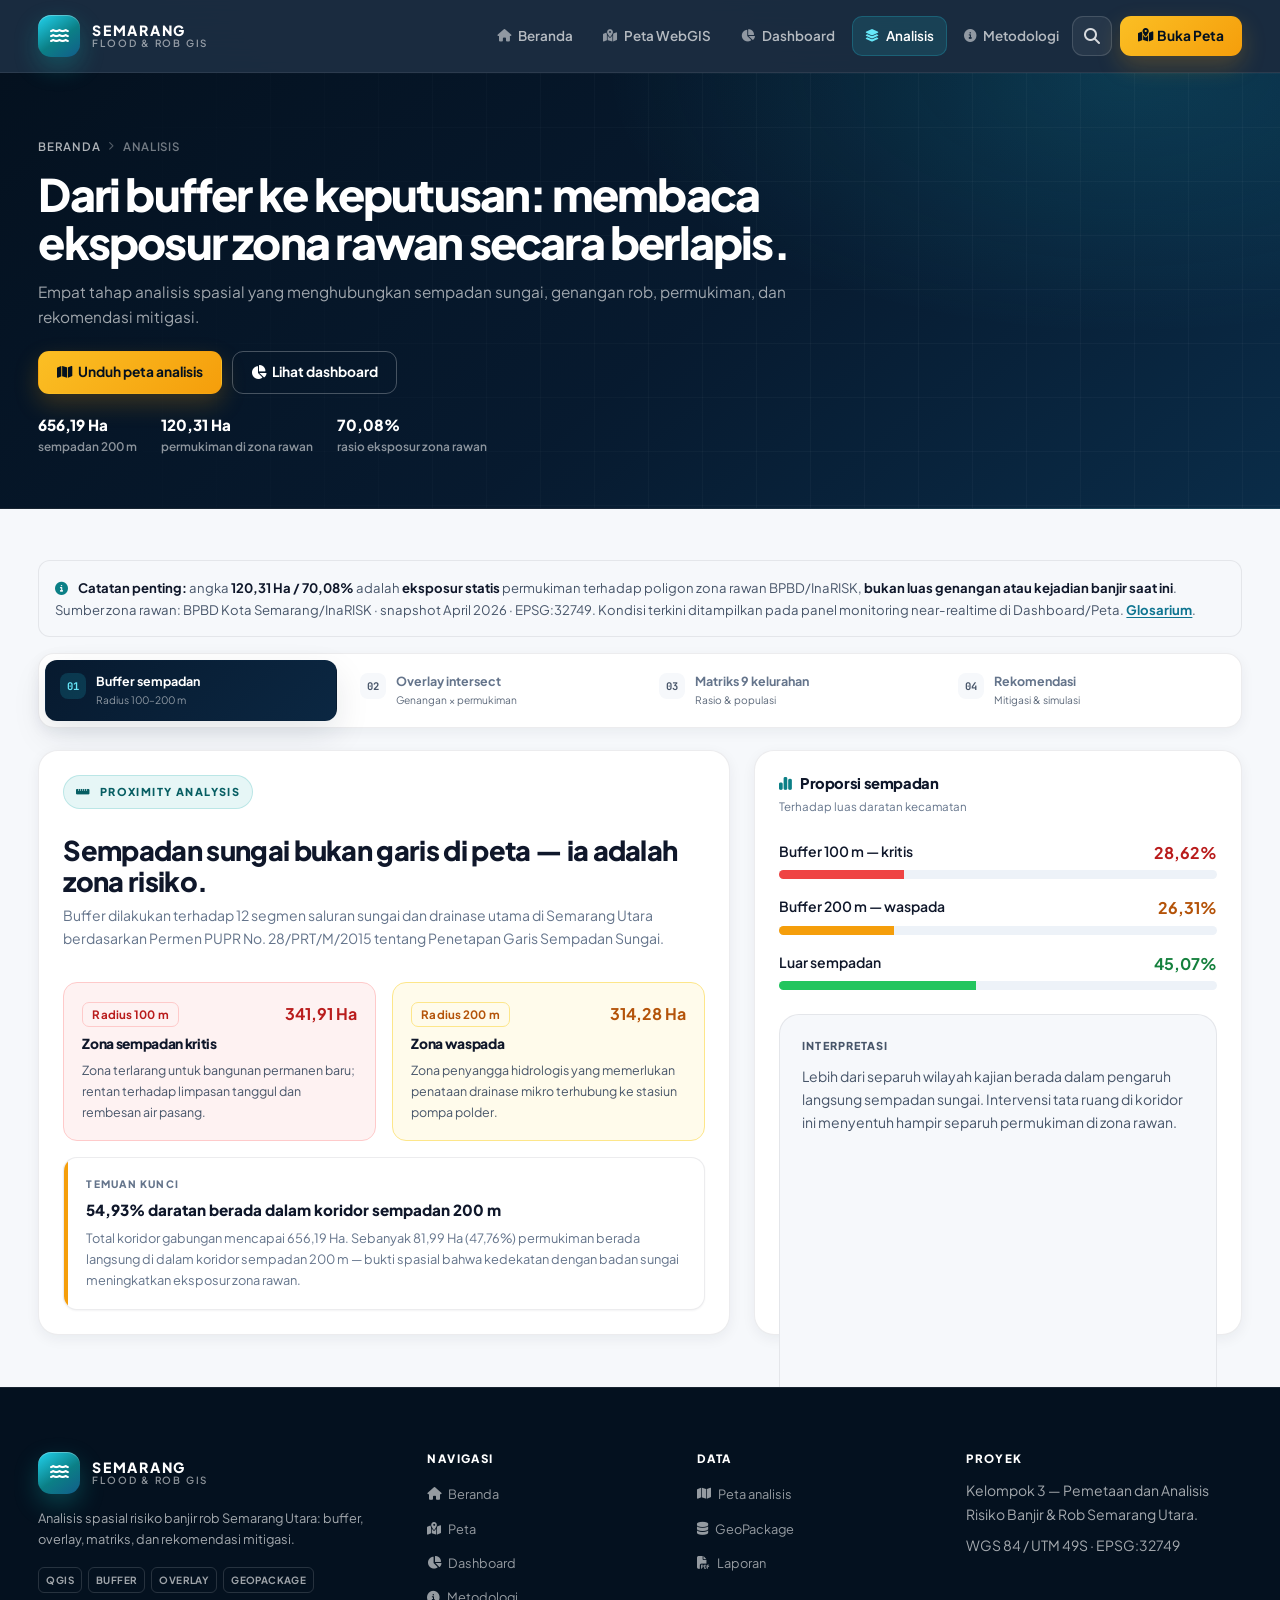
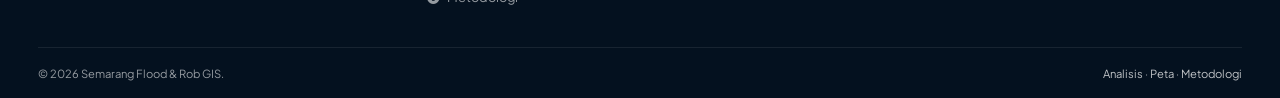
<file: PROJECT_SIG_SEMARANG_UTARA/webgis/analysis.html>
<!DOCTYPE html>
<html lang="id">
<head>
  <meta charset="UTF-8">
  <meta name="viewport" content="width=device-width, initial-scale=1.0">
  <meta name="description" content="Dokumentasi analisis spasial buffer sempadan sungai, overlay genangan, dan eksposur zona rawan permukiman Semarang Utara.">
  <title>Analisis Spasial — Semarang Flood &amp; Rob GIS</title>

  <link href="assets/vendor/bootstrap/bootstrap.min.css" rel="stylesheet">
  <link rel="stylesheet" href="assets/vendor/fontawesome/css/all.min.css">
  <link rel="stylesheet" href="css/style.css?v=27">
</head>
<body>

  <nav class="navbar navbar-expand-lg site-nav sticky-top" id="siteNav">
    <div class="container-fluid site-container">
      <a class="navbar-brand brand-lockup" href="index.html">
        <span class="brand-mark"><i class="fa-solid fa-water"></i></span>
        <span class="brand-copy"><strong>SEMARANG</strong><small>Flood &amp; Rob GIS</small></span>
      </a>
      <div class="d-flex align-items-center gap-2 order-lg-3">
        <button class="nav-icon-btn" type="button" id="quickNavBtn" aria-label="Pencarian cepat (Ctrl+K)" title="Pencarian cepat (Ctrl+K)"><i class="fa-solid fa-magnifying-glass"></i></button>
        <a href="map.html" class="btn btn-warning nav-cta d-none d-lg-inline-flex"><i class="fa-solid fa-map-location-dot me-1"></i> Buka Peta</a>
        <button class="navbar-toggler nav-toggler" type="button" data-bs-toggle="collapse" data-bs-target="#siteNavMenu" aria-controls="siteNavMenu" aria-expanded="false" aria-label="Buka navigasi"><span></span><span></span><span></span></button>
      </div>
      <div class="collapse navbar-collapse" id="siteNavMenu">
        <ul class="navbar-nav site-nav-links ms-auto align-items-lg-center">
          <li class="nav-item"><a class="nav-link" href="index.html"><i class="fa-solid fa-house"></i> Beranda</a></li>
          <li class="nav-item"><a class="nav-link" href="map.html"><i class="fa-solid fa-map-location-dot"></i> Peta WebGIS</a></li>
          <li class="nav-item"><a class="nav-link" href="dashboard.html"><i class="fa-solid fa-chart-pie"></i> Dashboard</a></li>
          <li class="nav-item"><a class="nav-link active" href="analysis.html"><i class="fa-solid fa-layer-group"></i> Analisis</a></li>
          <li class="nav-item"><a class="nav-link" href="methodology.html"><i class="fa-solid fa-circle-info"></i> Metodologi</a></li>
        </ul>
        <a href="map.html" class="btn btn-warning nav-cta d-lg-none mt-3 w-100">Buka Peta WebGIS</a>
      </div>
    </div>
  </nav>
  <div class="scroll-progress" id="scrollProgress" aria-hidden="true"></div>

  <header class="page-hero">
    <div class="container-fluid site-container">
      <div class="page-hero-grid">
        <div class="page-hero-copy">
          <div class="breadcrumb-modern"><a href="index.html">Beranda</a><i class="fa-solid fa-chevron-right"></i><span>Analisis</span></div>
          <h1>Dari buffer ke keputusan: membaca eksposur zona rawan secara berlapis.</h1>
          <p>Empat tahap analisis spasial yang menghubungkan sempadan sungai, genangan rob, permukiman, dan rekomendasi mitigasi.</p>
          <div class="page-hero-actions">
            <a href="downloads/Peta_2.pdf" download class="btn btn-warning"><i class="fa-solid fa-map me-1"></i> Unduh peta analisis</a>
            <a href="dashboard.html" class="btn btn-outline-light" style="border-color:rgba(255,255,255,.26);color:#fff;"><i class="fa-solid fa-chart-pie me-1"></i> Lihat dashboard</a>
          </div>
          <div class="page-hero-stats">
            <span class="hero-stat"><strong>656,19 Ha</strong> sempadan 200 m</span>
            <span class="hero-stat"><strong>120,31 Ha</strong> permukiman di zona rawan</span>
            <span class="hero-stat"><strong>70,08%</strong> rasio eksposur zona rawan</span>
          </div>
        </div>
      </div>
    </div>
  </header>

  <main class="section-tight" role="main">
    <div class="container-fluid site-container">

      <!-- PIPELINE TABS -->
      <div class="alert alert-light border mb-3 small text-muted">
        <i class="fa-solid fa-circle-info text-primary me-2"></i>
        <b>Catatan penting:</b> angka <b>120,31 Ha / 70,08%</b> adalah <b>eksposur statis</b> permukiman terhadap poligon zona rawan BPBD/InaRISK, <b>bukan luas genangan atau kejadian banjir saat ini</b>. Sumber zona rawan: BPBD Kota Semarang/InaRISK · snapshot April 2026 · EPSG:32749. Kondisi terkini ditampilkan pada panel monitoring near-realtime di Dashboard/Peta. <a class="text-link-strong" href="methodology.html#glosarium">Glosarium</a>.
      </div>

      <ul class="nav pipeline-tabs" id="analysisTabs" role="tablist">
        <li class="nav-item" role="presentation">
          <button class="nav-link active" id="tab-buffer-btn" data-bs-toggle="tab" data-bs-target="#tab-buffer" type="button" role="tab" aria-controls="tab-buffer" aria-selected="true">
            <span class="step-index">01</span>
            <span class="step-copy"><strong>Buffer sempadan</strong><small>Radius 100–200 m</small></span>
          </button>
        </li>
        <li class="nav-item" role="presentation">
          <button class="nav-link" id="tab-overlay-btn" data-bs-toggle="tab" data-bs-target="#tab-overlay" type="button" role="tab" aria-controls="tab-overlay" aria-selected="false">
            <span class="step-index">02</span>
            <span class="step-copy"><strong>Overlay intersect</strong><small>Genangan × permukiman</small></span>
          </button>
        </li>
        <li class="nav-item" role="presentation">
          <button class="nav-link" id="tab-matriks-btn" data-bs-toggle="tab" data-bs-target="#tab-matriks" type="button" role="tab" aria-controls="tab-matriks" aria-selected="false">
            <span class="step-index">03</span>
            <span class="step-copy"><strong>Matriks 9 kelurahan</strong><small>Rasio &amp; populasi</small></span>
          </button>
        </li>
        <li class="nav-item" role="presentation">
          <button class="nav-link" id="tab-rekomendasi-btn" data-bs-toggle="tab" data-bs-target="#tab-rekomendasi" type="button" role="tab" aria-controls="tab-rekomendasi" aria-selected="false">
            <span class="step-index">04</span>
            <span class="step-copy"><strong>Rekomendasi</strong><small>Mitigasi &amp; simulasi</small></span>
          </button>
        </li>
      </ul>

      <div class="tab-content" id="analysisTabsContent">

        <!-- TAB 1 -->
        <div class="tab-pane fade show active" id="tab-buffer" role="tabpanel">
          <div class="row g-4">
            <div class="col-lg-7 reveal">
              <div class="surface-card p-4 h-100">
                <span class="section-eyebrow mb-3"><i class="fa-solid fa-ruler-horizontal"></i> Proximity analysis</span>
                <h2 class="section-title" style="font-size:1.7rem;">Sempadan sungai bukan garis di peta — ia adalah zona risiko.</h2>
                <p class="text-muted small">Buffer dilakukan terhadap 12 segmen saluran sungai dan drainase utama di Semarang Utara berdasarkan Permen PUPR No. 28/PRT/M/2015 tentang Penetapan Garis Sempadan Sungai.</p>

                <div class="row g-3 my-2">
                  <div class="col-md-6">
                    <div class="comparison-card h-100" style="background:#fef2f2;border-color:#fecaca;">
                      <div class="d-flex justify-content-between align-items-center mb-2"><span class="badge badge-danger-soft">Radius 100 m</span><strong class="text-danger">341,91 Ha</strong></div>
                      <h3>Zona sempadan kritis</h3>
                      <p>Zona terlarang untuk bangunan permanen baru; rentan terhadap limpasan tanggul dan rembesan air pasang.</p>
                    </div>
                  </div>
                  <div class="col-md-6">
                    <div class="comparison-card h-100" style="background:#fffbeb;border-color:#fde68a;">
                      <div class="d-flex justify-content-between align-items-center mb-2"><span class="badge badge-warning-soft">Radius 200 m</span><strong class="text-warning">314,28 Ha</strong></div>
                      <h3>Zona waspada</h3>
                      <p>Zona penyangga hidrologis yang memerlukan penataan drainase mikro terhubung ke stasiun pompa polder.</p>
                    </div>
                  </div>
                </div>

                <div class="insight-card insight-card--amber mt-3">
                  <div class="insight-kicker">Temuan kunci</div>
                  <div class="insight-title">54,93% daratan berada dalam koridor sempadan 200 m</div>
                  <p class="insight-text">Total koridor gabungan mencapai 656,19 Ha. Sebanyak 81,99 Ha (47,76%) permukiman berada langsung di dalam koridor sempadan 200 m — bukti spasial bahwa kedekatan dengan badan sungai meningkatkan eksposur zona rawan.</p>
                </div>
              </div>
            </div>

            <div class="col-lg-5 reveal reveal-delay-1">
              <div class="surface-card p-4 h-100">
                <h3 class="chart-title mb-1"><i class="fa-solid fa-chart-simple text-primary me-2"></i>Proporsi sempadan</h3>
                <p class="chart-sub mb-4">Terhadap luas daratan kecamatan</p>

                <div class="mb-3">
                  <div class="d-flex justify-content-between mb-1"><span class="small fw-semibold">Buffer 100 m — kritis</span><strong class="text-danger">28,62%</strong></div>
                  <div class="progress" style="height:9px;"><div class="progress-bar" style="width:28.62%;background:#ef4444;"></div></div>
                </div>
                <div class="mb-3">
                  <div class="d-flex justify-content-between mb-1"><span class="small fw-semibold">Buffer 200 m — waspada</span><strong class="text-warning">26,31%</strong></div>
                  <div class="progress" style="height:9px;"><div class="progress-bar" style="width:26.31%;background:#f59e0b;"></div></div>
                </div>
                <div class="mb-4">
                  <div class="d-flex justify-content-between mb-1"><span class="small fw-semibold">Luar sempadan</span><strong class="text-success">45,07%</strong></div>
                  <div class="progress" style="height:9px;"><div class="progress-bar" style="width:45.07%;background:#22c55e;"></div></div>
                </div>

                <div class="analysis-metric" style="background:var(--surface-2);box-shadow:none;">
                  <div class="metric-label">Interpretasi</div>
                  <p class="small text-muted mb-0">Lebih dari separuh wilayah kajian berada dalam pengaruh langsung sempadan sungai. Intervensi tata ruang di koridor ini menyentuh hampir separuh permukiman di zona rawan.</p>
                </div>

                <a href="map.html" class="btn btn-primary w-100 mt-3"><i class="fa-solid fa-map-location-dot me-1"></i> Lihat buffer di peta</a>
              </div>
            </div>
          </div>
        </div>

        <!-- TAB 2 -->
        <div class="tab-pane fade" id="tab-overlay" role="tabpanel">
          <div class="row g-4">
            <div class="col-lg-7 reveal">
              <div class="surface-card p-4 h-100">
                <span class="section-eyebrow mb-3"><i class="fa-solid fa-intersect"></i> Boolean overlay</span>
                <h2 class="section-title" style="font-size:1.7rem;">Ketika dua layer bertemu, risiko menjadi terukur.</h2>
                <p class="text-muted small">Operator spasial <b>Intersect</b> mempertemukan poligon Kawasan Permukiman dengan Area Genangan Rob BPBD. Hasilnya adalah poligon permukiman di zona rawan yang mewarisi atribut genangan.</p>

                <div class="formula-box my-4">Permukiman_Zona_Rawan = Permukiman ∩ Area_Genangan_Rob</div>

                <h3 class="chart-title mb-2">Segmentasi eksposur zona rawan</h3>
                <div class="table-responsive">
                  <table class="table table-hover align-middle">
                    <thead>
                      <tr><th>Kategori</th><th>Karakteristik</th><th class="text-end">Luas (Ha)</th><th class="text-end">Proporsi</th></tr>
                    </thead>
                    <tbody>
                      <tr><td><span class="badge badge-danger-soft">Sangat tinggi</span></td><td>Rob pasang + limpasan sungai (&gt;40 cm)</td><td class="text-end fw-bold text-danger">18,18</td><td class="text-end fw-bold">10,59%</td></tr>
                      <tr><td><span class="badge badge-warning-soft">Tinggi</span></td><td>Rob pasang pesisir (20–40 cm)</td><td class="text-end fw-bold text-warning">75,91</td><td class="text-end fw-bold">44,22%</td></tr>
                      <tr><td><span class="badge badge-info-soft">Sedang</span></td><td>Limpasan drainase saat hujan (&lt;20 cm)</td><td class="text-end fw-bold text-info">26,23</td><td class="text-end fw-bold">15,28%</td></tr>
                      <tr><td><span class="badge badge-success-soft">Di luar zona rawan</span></td><td>Berada di luar poligon zona rawan BPBD/InaRISK</td><td class="text-end fw-bold text-success">51,36</td><td class="text-end fw-bold">29,91%</td></tr>
                      <tr class="table-primary fw-bold"><td colspan="2">Total kawasan permukiman</td><td class="text-end">171,68</td><td class="text-end">100,00%</td></tr>
                    </tbody>
                  </table>
                </div>
              </div>
            </div>

            <div class="col-lg-5 reveal reveal-delay-1">
              <div class="surface-card p-4 h-100 d-flex flex-column">
                <div class="analysis-metric mb-3" style="background:#fef2f2;border-color:#fecaca;">
                  <div class="metric-label">Eksposur kuantitatif</div>
                  <div class="metric-value" style="color:#dc2626;">70,08%</div>
                  <p class="small text-muted mb-0"><strong>120,31 Ha</strong> permukiman berada di zona rawan. Hanya 29,91% (51,36 Ha) yang berada di luar zona rawan.</p>
                </div>

                <div class="insight-card insight-card--green mb-3">
                  <div class="insight-kicker">Validasi lapangan</div>
                  <div class="insight-title">25 titik GPS ground truth</div>
                  <p class="insight-text">Di titik survei Tambak Lorok dan Bandarharjo, tinggi genangan terukur 45–65 cm. Dari 5 titik &gt;40 cm, 2 berada di dalam poligon genangan dan 3 di luar — batas model perlu validasi.</p>
                </div>

                <div class="insight-card insight-card--amber">
                  <div class="insight-kicker">Implikasi</div>
                  <div class="insight-title">Risiko terkonsentrasi di klaster pesisir &amp; koridor sungai</div>
                  <p class="insight-text">Tiga kelurahan menyumbang lebih dari 80% luas permukiman di zona rawan. Prioritas intervensi dapat difokuskan di sana.</p>
                </div>
              </div>
            </div>
          </div>
        </div>

        <!-- TAB 3 -->
        <div class="tab-pane fade" id="tab-matriks" role="tabpanel">
          <div class="surface-card p-4 reveal">
            <div class="d-flex flex-column flex-lg-row justify-content-between gap-2 mb-3">
              <div>
                <h2 class="chart-title"><i class="fa-solid fa-table text-warning me-2"></i>Matriks eksposur zona rawan per kelurahan</h2>
                <p class="chart-sub mb-0">Luas wilayah, permukiman, di zona rawan, di luar zona rawan, rasio, populasi, kepadatan, dan status penanganan.</p>
              </div>
              <a href="dashboard.html" class="btn btn-sm btn-outline-primary align-self-start"><i class="fa-solid fa-chart-pie me-1"></i> Buka dashboard</a>
            </div>
            <div class="d-md-none small text-muted mb-2"><i class="fa-solid fa-arrows-left-right me-1"></i>Geser tabel ke samping untuk melihat semua kolom.</div>
            <div class="table-responsive">
              <table class="table table-hover align-middle analysis-table">
                <thead>
                  <tr><th>Kode</th><th>Kelurahan</th><th class="text-end">Luas (Ha)</th><th class="text-end">Permukiman (Ha)</th><th class="text-end">Zona rawan (Ha)</th><th class="text-end">Luar zona (Ha)</th><th class="text-center">Rasio zona rawan</th><th class="text-end">Populasi</th><th class="text-end">Kepadatan</th><th>Status</th></tr>
                </thead>
                <tbody>
                                  <tr><td class="text-center">KEL-04</td><td class="fw-bold">Panggung Kidul</td><td class="text-end">48,44</td><td class="text-end">19,40</td><td class="text-end fw-bold text-danger">18,89</td><td class="text-end">0,51</td><td class="text-center"><span class="badge badge-danger-soft">97,37%</span></td><td class="text-end">10.450</td><td class="text-end">215,73</td><td><span class="badge badge-danger-soft">Prioritas 1</span></td></tr>
                <tr><td class="text-center">KEL-03</td><td class="fw-bold">Panggung Lor</td><td class="text-end">247,46</td><td class="text-end">63,26</td><td class="text-end fw-bold text-danger">60,58</td><td class="text-end">2,68</td><td class="text-center"><span class="badge badge-danger-soft">95,76%</span></td><td class="text-end">15.600</td><td class="text-end">63,04</td><td><span class="badge badge-danger-soft">Prioritas 1</span></td></tr>
                <tr><td class="text-center">KEL-02</td><td class="fw-bold">Bandarharjo</td><td class="text-end">226,34</td><td class="text-end">30,48</td><td class="text-end fw-bold text-warning">21,28</td><td class="text-end">9,20</td><td class="text-center"><span class="badge badge-warning-soft">69,81%</span></td><td class="text-end">23.410</td><td class="text-end">103,43</td><td><span class="badge badge-warning-soft">Prioritas 3</span></td></tr>
                <tr><td class="text-center">KEL-01</td><td class="fw-bold">Tanjung Mas</td><td class="text-end">378,80</td><td class="text-end">34,82</td><td class="text-end fw-bold text-warning">18,18</td><td class="text-end">16,64</td><td class="text-center"><span class="badge badge-warning-soft">52,20%</span></td><td class="text-end">31.250</td><td class="text-end">82,50</td><td><span class="badge badge-warning-soft">Prioritas 3</span></td></tr>
                <tr><td class="text-center">KEL-06</td><td class="fw-bold">Kuningan</td><td class="text-end">85,35</td><td class="text-end">5,56</td><td class="text-end fw-bold">1,40</td><td class="text-end">4,16</td><td class="text-center"><span class="badge badge-success-soft">25,16%</span></td><td class="text-end">12.900</td><td class="text-end">151,14</td><td><span class="badge badge-success-soft">Terkendali</span></td></tr>
                <tr><td class="text-center">KEL-05</td><td class="fw-bold">Bulu Lor</td><td class="text-end">65,89</td><td class="text-end">15,57</td><td class="text-end fw-bold">0,00</td><td class="text-end">15,57</td><td class="text-center"><span class="badge badge-success-soft">0,00%</span></td><td class="text-end">14.850</td><td class="text-end">225,38</td><td><span class="badge badge-success-soft">Di luar zona rawan</span></td></tr>
                <tr><td class="text-center">KEL-08</td><td class="fw-bold">Plombokan</td><td class="text-end">54,32</td><td class="text-end">2,59</td><td class="text-end fw-bold">0,00</td><td class="text-end">2,59</td><td class="text-center"><span class="badge badge-success-soft">0,00%</span></td><td class="text-end">9.800</td><td class="text-end">180,48</td><td><span class="badge badge-success-soft">Di luar zona rawan</span></td></tr>
                <tr><td class="text-center">KEL-07</td><td class="fw-bold">Dadapsari</td><td class="text-end">39,74</td><td class="text-end">0,00</td><td class="text-end">0,00</td><td class="text-end">0,00</td><td class="text-center"><span class="badge bg-light text-dark border">—</span></td><td class="text-end">11.200</td><td class="text-end">281,83</td><td><span class="badge bg-light text-dark border">Data belum tersedia</span></td></tr>
                <tr><td class="text-center">KEL-09</td><td class="fw-bold">Purwosari</td><td class="text-end">48,33</td><td class="text-end">0,00</td><td class="text-end">0,00</td><td class="text-end">0,00</td><td class="text-center"><span class="badge bg-light text-dark border">—</span></td><td class="text-end">8.350</td><td class="text-end">172,77</td><td><span class="badge bg-light text-dark border">Data belum tersedia</span></td></tr>
                <tr class="table-primary fw-bold"><td colspan="2" class="text-center">TOTAL KECAMATAN</td><td class="text-end">1.194,65</td><td class="text-end">171,68</td><td class="text-end text-danger">120,31</td><td class="text-end">51,36</td><td class="text-center">70,08%</td><td class="text-end">137.810</td><td class="text-end">115,36</td><td>Rata-rata</td></tr>
                </tbody>
              </table>
            </div>
            <div class="alert alert-light border mt-3 mb-0 small text-muted">
              <i class="fa-solid fa-circle-info text-primary me-2"></i><b>Catatan audit:</b> Nilai dihitung ulang dari overlay geometri pada EPSG:32749. Dadapsari dan Purwosari belum memiliki poligon permukiman terdigitasi, sehingga ditandai “data belum tersedia” — bukan berarti wilayah tersebut aman.
            </div>
          </div>
        </div>

        <!-- TAB 4 -->
        <div class="tab-pane fade" id="tab-rekomendasi" role="tabpanel">
          <div class="row g-4">
            <div class="col-lg-6 reveal">
              <div class="surface-card p-4 h-100">
                <span class="section-eyebrow mb-3"><i class="fa-solid fa-wrench"></i> Mitigasi struktural</span>
                <h2 class="section-title" style="font-size:1.55rem;">Intervensi fisik untuk menahan air.</h2>
                <div class="d-grid gap-3 mt-3">
                  <div class="recommendation-card"><span class="recommendation-num">01</span><h4>Tanggul laut Tambak Lorok</h4><p>Tanggul pengaman pantai 1,5 km dengan elevasi +3,20 m LWS untuk memblokade intrusi pasang harian.</p></div>
                  <div class="recommendation-card"><span class="recommendation-num">02</span><h4>Revitalisasi polder &amp; pompa</h4><p>Peningkatan kapasitas Pompa Kali Baru dari 3 m³/s menjadi 6 m³/s dengan genset otomatis.</p></div>
                  <div class="recommendation-card"><span class="recommendation-num">03</span><h4>Pengerukan Kali Semarang &amp; Kali Asin</h4><p>Normalisasi penampang basah untuk mengembalikan kapasitas tampung debit banjir kiriman dari hulu.</p></div>
                </div>
              </div>
            </div>

            <div class="col-lg-6 reveal reveal-delay-1">
              <div class="surface-card p-4 mb-4">
                <span class="section-eyebrow mb-3"><i class="fa-solid fa-seedling"></i> Mitigasi non-struktural</span>
                <h2 class="section-title" style="font-size:1.55rem;">Intervensi tata ruang dan perilaku.</h2>
                <div class="d-grid gap-3 mt-3">
                  <div class="recommendation-card"><span class="recommendation-num">01</span><h4>Moratorium sempadan 100 m</h4><p>Pelarangan alih fungsi lahan sempadan kritis dan penegakan regulasi tata ruang.</p></div>
                  <div class="recommendation-card"><span class="recommendation-num">02</span><h4>Restorasi mangrove</h4><p>Penanaman <i>Rhizophora mucronata</i> di pesisir Tanjung Mas sebagai peredam energi gelombang.</p></div>
                  <div class="recommendation-card"><span class="recommendation-num">03</span><h4>Kendali air tanah dalam</h4><p>Pembatasan sumur artesis komersial untuk meredam laju amblesan tanah 8–10 cm/tahun.</p></div>
                </div>
              </div>

              <div class="scenario-card">
                <h3><i class="fa-solid fa-sliders text-warning me-2"></i>Simulasi reduksi risiko</h3>
                <p>Geser untuk melihat estimasi area dan populasi yang terlindungi bila intervensi mencakup persentase tertentu dari kawasan zona rawan. Simulasi ilustratif, bukan prediksi.</p>
                <input type="range" class="form-range scenario-range" id="scenarioRange" min="0" max="100" value="35" step="5" aria-label="Persentase cakupan intervensi">
                <div class="d-flex justify-content-between small" style="color:rgba(255,255,255,.54);"><span>0%</span><span id="scenarioPct" style="color:var(--amber-400);font-weight:800;">35% cakupan</span><span>100%</span></div>
                <div class="scenario-output">
                  <div class="scenario-output-item"><strong id="scenarioArea">42,11 Ha</strong><span>Area terlindungi</span></div>
                  <div class="scenario-output-item"><strong id="scenarioPopulation">33.802</strong><span>Populasi terlindungi</span></div>
                </div>
              </div>
            </div>
          </div>
        </div>
      </div>
    </div>
  </main>

  <footer class="site-footer">
    <div class="container-fluid site-container">
      <div class="footer-grid">
        <div class="footer-brand">
          <a class="brand-lockup" href="index.html"><span class="brand-mark"><i class="fa-solid fa-water"></i></span><span class="brand-copy"><strong>SEMARANG</strong><small>Flood &amp; Rob GIS</small></span></a>
          <p>Analisis spasial risiko banjir rob Semarang Utara: buffer, overlay, matriks, dan rekomendasi mitigasi.</p>
          <div class="footer-badges"><span>QGIS</span><span>Buffer</span><span>Overlay</span><span>GeoPackage</span></div>
        </div>
        <div><h3 class="footer-title">Navigasi</h3><ul class="footer-links"><li><a href="index.html"><i class="fa-solid fa-house"></i> Beranda</a></li><li><a href="map.html"><i class="fa-solid fa-map-location-dot"></i> Peta</a></li><li><a href="dashboard.html"><i class="fa-solid fa-chart-pie"></i> Dashboard</a></li><li><a href="methodology.html"><i class="fa-solid fa-circle-info"></i> Metodologi</a></li></ul></div>
        <div><h3 class="footer-title">Data</h3><ul class="footer-links"><li><a href="downloads/Peta_2.pdf" download><i class="fa-solid fa-map"></i> Peta analisis</a></li><li><a href="downloads/Database_SIG.gpkg" download><i class="fa-solid fa-database"></i> GeoPackage</a></li><li><a href="downloads/Laporan_Akhir.pdf" download><i class="fa-solid fa-file-pdf"></i> Laporan</a></li></ul></div>
        <div><h3 class="footer-title">Proyek</h3><p class="small mb-2" style="color:rgba(255,255,255,.56);">Kelompok 3 — Pemetaan dan Analisis Risiko Banjir &amp; Rob Semarang Utara.</p><p class="small mb-0" style="color:rgba(255,255,255,.42);">WGS 84 / UTM 49S · EPSG:32749</p></div>
      </div>
      <div class="footer-bottom"><span>© <span data-year>2026</span> Semarang Flood &amp; Rob GIS.</span><span><a href="analysis.html">Analisis</a> · <a href="map.html">Peta</a> · <a href="methodology.html">Metodologi</a></span></div>
    </div>
  </footer>

  <button class="back-to-top" id="backToTop" type="button" aria-label="Kembali ke atas"><i class="fa-solid fa-arrow-up"></i></button>

  <script src="assets/vendor/bootstrap/bootstrap.bundle.min.js"></script>
  <script src="js/app.js?v=4"></script>
  <script>
    (function () {
      const range = document.getElementById('scenarioRange');
      if (!range) return;
      const area = document.getElementById('scenarioArea');
      const population = document.getElementById('scenarioPopulation');
      const pct = document.getElementById('scenarioPct');
      const update = () => {
        const value = Number(range.value);
        const protectedArea = 120.31 * value / 100;
        const protectedPopulation = 96577 * value / 100;
        pct.textContent = value + '% cakupan';
        area.textContent = protectedArea.toLocaleString('id-ID', { minimumFractionDigits: 2, maximumFractionDigits: 2 }) + ' Ha';
        population.textContent = Math.round(protectedPopulation).toLocaleString('id-ID');
      };
      range.addEventListener('input', update);
      update();
    })();
  </script>
</body>
</html>
</file>
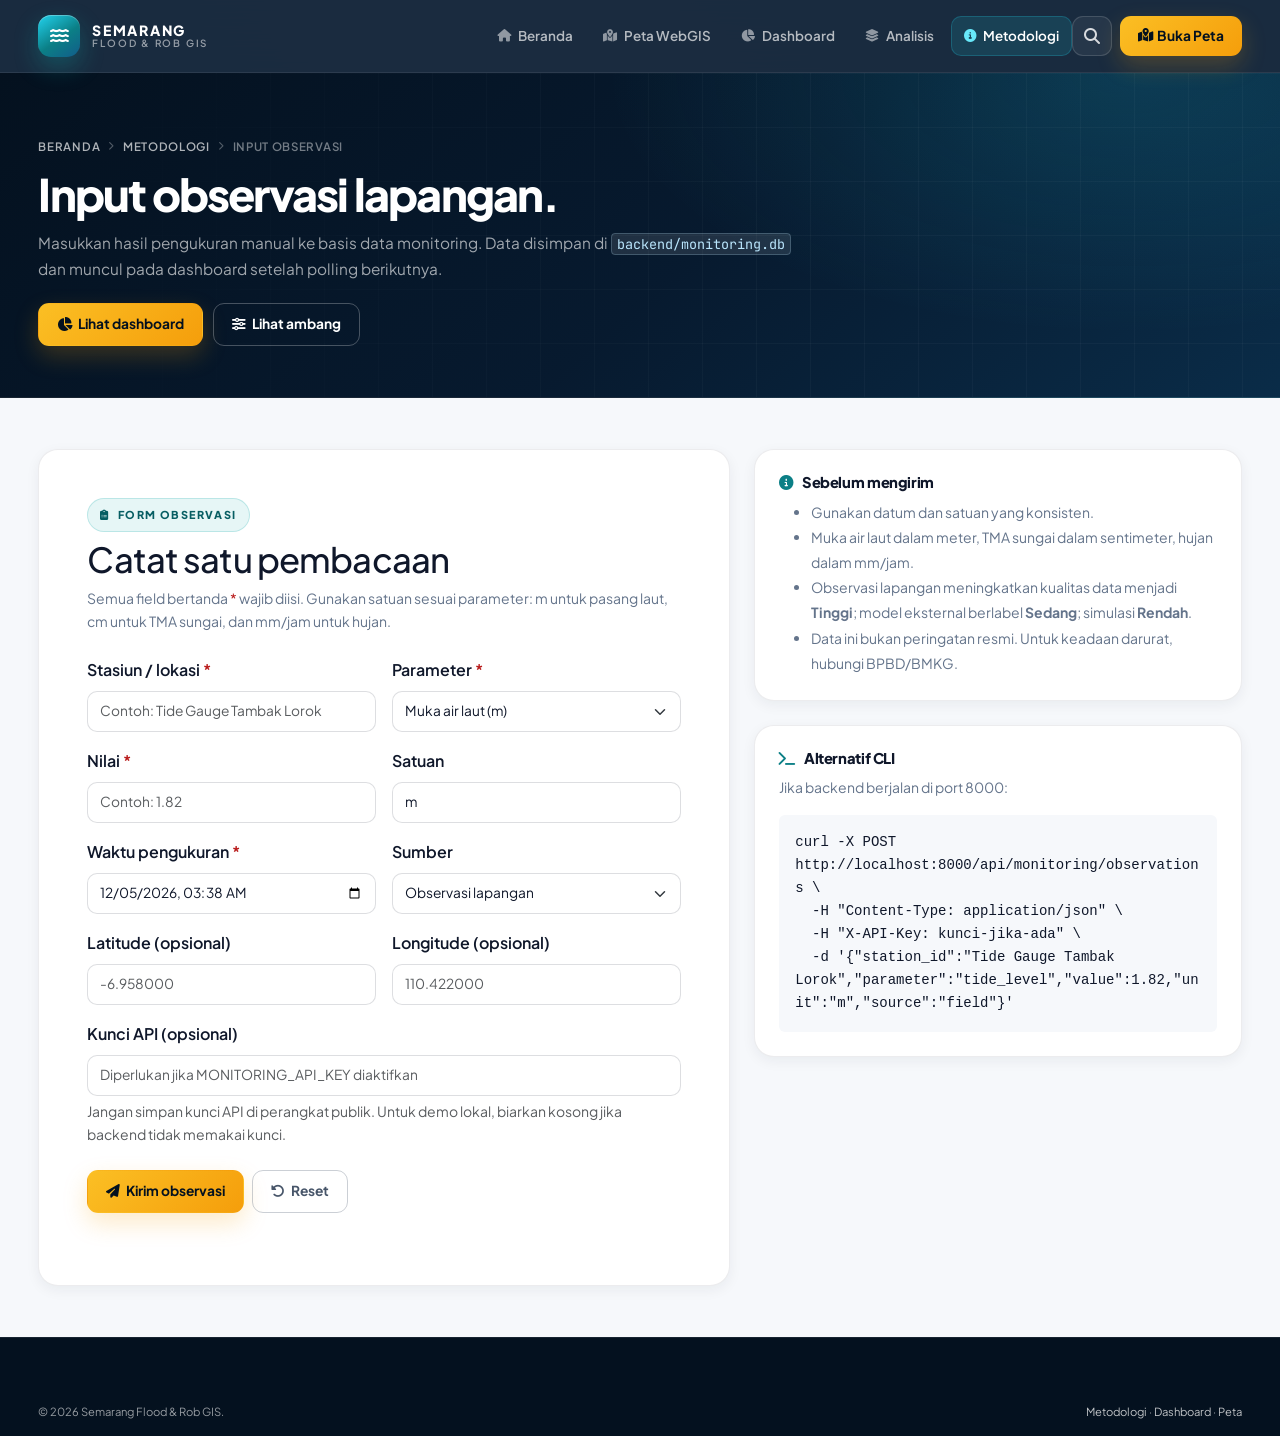
<file: PROJECT_SIG_SEMARANG_UTARA/webgis/observasi.html>
<!DOCTYPE html>
<html lang="id">
<head>
  <meta charset="UTF-8">
  <meta name="viewport" content="width=device-width, initial-scale=1.0">
  <meta name="description" content="Form input observasi lapangan untuk monitoring muka air laut, muka air sungai, dan curah hujan Semarang Utara.">
  <title>Input Observasi Lapangan — Semarang Flood &amp; Rob GIS</title>
  <link href="assets/vendor/bootstrap/bootstrap.min.css" rel="stylesheet">
  <link rel="stylesheet" href="assets/vendor/fontawesome/css/all.min.css">
  <link rel="stylesheet" href="css/style.css?v=27">
</head>
<body>
  <nav class="navbar navbar-expand-lg site-nav sticky-top" id="siteNav">
    <div class="container-fluid site-container">
      <a class="navbar-brand brand-lockup" href="index.html">
        <span class="brand-mark"><i class="fa-solid fa-water"></i></span>
        <span class="brand-copy"><strong>SEMARANG</strong><small>Flood &amp; Rob GIS</small></span>
      </a>
      <div class="d-flex align-items-center gap-2 order-lg-3">
        <button class="nav-icon-btn" type="button" id="quickNavBtn" aria-label="Pencarian cepat (Ctrl+K)" title="Pencarian cepat (Ctrl+K)"><i class="fa-solid fa-magnifying-glass"></i></button>
        <a href="map.html" class="btn btn-warning nav-cta d-none d-lg-inline-flex"><i class="fa-solid fa-map-location-dot me-1"></i> Buka Peta</a>
        <button class="navbar-toggler nav-toggler" type="button" data-bs-toggle="collapse" data-bs-target="#siteNavMenu" aria-controls="siteNavMenu" aria-expanded="false" aria-label="Buka navigasi"><span></span><span></span><span></span></button>
      </div>
      <div class="collapse navbar-collapse" id="siteNavMenu">
        <ul class="navbar-nav site-nav-links ms-auto align-items-lg-center">
          <li class="nav-item"><a class="nav-link" href="index.html"><i class="fa-solid fa-house"></i> Beranda</a></li>
          <li class="nav-item"><a class="nav-link" href="map.html"><i class="fa-solid fa-map-location-dot"></i> Peta WebGIS</a></li>
          <li class="nav-item"><a class="nav-link" href="dashboard.html"><i class="fa-solid fa-chart-pie"></i> Dashboard</a></li>
          <li class="nav-item"><a class="nav-link" href="analysis.html"><i class="fa-solid fa-layer-group"></i> Analisis</a></li>
          <li class="nav-item"><a class="nav-link active" href="methodology.html"><i class="fa-solid fa-circle-info"></i> Metodologi</a></li>
        </ul>
        <a href="map.html" class="btn btn-warning nav-cta d-lg-none mt-3 w-100">Buka Peta WebGIS</a>
      </div>
    </div>
  </nav>
  <div class="scroll-progress" id="scrollProgress" aria-hidden="true"></div>

  <header class="page-hero">
    <div class="container-fluid site-container">
      <div class="page-hero-grid">
        <div class="page-hero-copy">
          <div class="breadcrumb-modern"><a href="index.html">Beranda</a><i class="fa-solid fa-chevron-right"></i><a href="methodology.html">Metodologi</a><i class="fa-solid fa-chevron-right"></i><span>Input observasi</span></div>
          <h1>Input observasi lapangan.</h1>
          <p>Masukkan hasil pengukuran manual ke basis data monitoring. Data disimpan di <code>backend/monitoring.db</code> dan muncul pada dashboard setelah polling berikutnya.</p>
          <div class="page-hero-actions">
            <a href="dashboard.html" class="btn btn-warning"><i class="fa-solid fa-chart-pie me-1"></i> Lihat dashboard</a>
            <a href="methodology.html#ambang" class="btn btn-outline-light" style="border-color:rgba(255,255,255,.26);color:#fff;"><i class="fa-solid fa-sliders me-1"></i> Lihat ambang</a>
          </div>
        </div>
      </div>
    </div>
  </header>

  <main class="section-tight" role="main">
    <div class="container-fluid site-container">
      <div class="row g-4">
        <div class="col-lg-7 reveal">
          <div class="surface-card p-4 p-lg-5">
            <span class="section-eyebrow"><i class="fa-solid fa-clipboard-list"></i> Form observasi</span>
            <h2 class="section-title h3 mt-2 mb-2">Catat satu pembacaan</h2>
            <p class="text-muted small mb-4">Semua field bertanda <span class="text-danger">*</span> wajib diisi. Gunakan satuan sesuai parameter: m untuk pasang laut, cm untuk TMA sungai, dan mm/jam untuk hujan.</p>

            <form id="observationForm" novalidate>
              <div class="row g-3">
                <div class="col-md-6">
                  <label class="form-label fw-semibold" for="station_id">Stasiun / lokasi <span class="text-danger">*</span></label>
                  <input class="form-control" id="station_id" name="station_id" required maxlength="120" placeholder="Contoh: Tide Gauge Tambak Lorok">
                </div>
                <div class="col-md-6">
                  <label class="form-label fw-semibold" for="parameter">Parameter <span class="text-danger">*</span></label>
                  <select class="form-select" id="parameter" name="parameter" required>
                    <option value="tide_level">Muka air laut (m)</option>
                    <option value="water_level">Muka air sungai (cm)</option>
                    <option value="rainfall">Curah hujan (mm/jam)</option>
                  </select>
                </div>
                <div class="col-md-6">
                  <label class="form-label fw-semibold" for="value">Nilai <span class="text-danger">*</span></label>
                  <input class="form-control" id="value" name="value" type="number" step="0.01" required placeholder="Contoh: 1.82">
                </div>
                <div class="col-md-6">
                  <label class="form-label fw-semibold" for="unit">Satuan</label>
                  <input class="form-control" id="unit" name="unit" readonly value="m">
                </div>
                <div class="col-md-6">
                  <label class="form-label fw-semibold" for="recorded_at">Waktu pengukuran <span class="text-danger">*</span></label>
                  <input class="form-control" id="recorded_at" name="recorded_at" type="datetime-local" required>
                </div>
                <div class="col-md-6">
                  <label class="form-label fw-semibold" for="source">Sumber</label>
                  <select class="form-select" id="source" name="source">
                    <option value="field">Observasi lapangan</option>
                    <option value="manual">Input manual</option>
                    <option value="sensor">Sensor</option>
                  </select>
                </div>
                <div class="col-md-6">
                  <label class="form-label fw-semibold" for="lat">Latitude (opsional)</label>
                  <input class="form-control" id="lat" name="lat" type="number" step="0.000001" placeholder="-6.958000">
                </div>
                <div class="col-md-6">
                  <label class="form-label fw-semibold" for="lon">Longitude (opsional)</label>
                  <input class="form-control" id="lon" name="lon" type="number" step="0.000001" placeholder="110.422000">
                </div>
                <div class="col-12">
                  <label class="form-label fw-semibold" for="api_key">Kunci API (opsional)</label>
                  <input class="form-control" id="api_key" name="api_key" type="password" autocomplete="off" placeholder="Diperlukan jika MONITORING_API_KEY diaktifkan">
                  <div class="form-text">Jangan simpan kunci API di perangkat publik. Untuk demo lokal, biarkan kosong jika backend tidak memakai kunci.</div>
                </div>
              </div>
              <div class="d-flex flex-wrap gap-2 mt-4">
                <button class="btn btn-warning" type="submit" id="submitBtn"><i class="fa-solid fa-paper-plane me-1"></i> Kirim observasi</button>
                <button class="btn btn-outline-secondary" type="reset"><i class="fa-solid fa-rotate-left me-1"></i> Reset</button>
              </div>
            </form>

            <div id="formResult" class="mt-4" role="status" aria-live="polite"></div>
          </div>
        </div>

        <div class="col-lg-5">
          <div class="surface-card p-4 mb-4 reveal reveal-delay-1">
            <h3 class="chart-title mb-2"><i class="fa-solid fa-circle-info text-primary me-2"></i>Sebelum mengirim</h3>
            <ul class="small text-muted mb-0" style="line-height:1.8;">
              <li>Gunakan datum dan satuan yang konsisten.</li>
              <li>Muka air laut dalam meter, TMA sungai dalam sentimeter, hujan dalam mm/jam.</li>
              <li>Observasi lapangan meningkatkan kualitas data menjadi <b>Tinggi</b>; model eksternal berlabel <b>Sedang</b>; simulasi <b>Rendah</b>.</li>
              <li>Data ini bukan peringatan resmi. Untuk keadaan darurat, hubungi BPBD/BMKG.</li>
            </ul>
          </div>
          <div class="surface-card p-4 reveal reveal-delay-2">
            <h3 class="chart-title mb-2"><i class="fa-solid fa-terminal text-primary me-2"></i>Alternatif CLI</h3>
            <p class="small text-muted">Jika backend berjalan di port 8000:</p>
            <pre class="small bg-light p-3 rounded mb-0" style="white-space:pre-wrap;">curl -X POST http://localhost:8000/api/monitoring/observations \
  -H "Content-Type: application/json" \
  -H "X-API-Key: kunci-jika-ada" \
  -d '{"station_id":"Tide Gauge Tambak Lorok","parameter":"tide_level","value":1.82,"unit":"m","source":"field"}'</pre>
          </div>
        </div>
      </div>
    </div>
  </main>

  <footer class="site-footer">
    <div class="container-fluid site-container">
      <div class="footer-bottom" style="border-top:0;margin-top:0;padding-top:0;">
        <span>© <span data-year>2026</span> Semarang Flood &amp; Rob GIS.</span>
        <span><a href="methodology.html">Metodologi</a> · <a href="dashboard.html">Dashboard</a> · <a href="map.html">Peta</a></span>
      </div>
    </div>
  </footer>

  <script src="assets/vendor/bootstrap/bootstrap.bundle.min.js"></script>
  <script src="js/app.js?v=4"></script>
  <script>
    (function () {
      'use strict';
      const form = document.getElementById('observationForm');
      const result = document.getElementById('formResult');
      const parameter = document.getElementById('parameter');
      const unit = document.getElementById('unit');
      const recordedAt = document.getElementById('recorded_at');
      const submitBtn = document.getElementById('submitBtn');

      const units = { tide_level: 'm', water_level: 'cm', rainfall: 'mm/jam' };
      function syncUnit() { unit.value = units[parameter.value] || ''; }
      parameter.addEventListener('change', syncUnit);
      syncUnit();

      const now = new Date();
      now.setMinutes(now.getMinutes() - now.getTimezoneOffset());
      recordedAt.value = now.toISOString().slice(0, 16);

      function showResult(kind, title, detail) {
        const cls = kind === 'ok' ? 'alert-success' : kind === 'warn' ? 'alert-warning' : 'alert-danger';
        const icon = kind === 'ok' ? 'fa-circle-check' : kind === 'warn' ? 'fa-triangle-exclamation' : 'fa-circle-xmark';
        result.innerHTML = `<div class="alert ${cls} mb-0"><div class="fw-bold mb-1"><i class="fa-solid ${icon} me-1"></i>${title}</div><div class="small">${detail}</div></div>`;
      }

      async function postObservation(payload, apiKey) {
        const bases = ['', 'http://127.0.0.1:8000'];
        let lastError = null;
        for (const base of bases) {
          try {
            const response = await fetch(base + '/api/monitoring/observations', {
              method: 'POST',
              headers: {
                'Content-Type': 'application/json',
                ...(apiKey ? { 'X-API-Key': apiKey } : {})
              },
              body: JSON.stringify(payload)
            });
            const data = await response.json().catch(() => ({}));
            if (!response.ok) {
              const httpError = new Error(data.detail || ('HTTP ' + response.status));
              httpError.http = true;
              throw httpError;
            }
            return data;
          } catch (error) {
            lastError = error;
            if (error.http) break;
          }
        }
        throw lastError || new Error('Backend tidak terhubung.');
      }

      form.addEventListener('submit', async (event) => {
        event.preventDefault();
        if (!form.checkValidity()) {
          form.classList.add('was-validated');
          showResult('error', 'Form belum lengkap', 'Periksa field wajib dan format angka.');
          return;
        }
        const fd = new FormData(form);
        const payload = {
          station_id: String(fd.get('station_id')).trim(),
          parameter: String(fd.get('parameter')),
          value: Number(fd.get('value')),
          unit: String(fd.get('unit')),
          source: String(fd.get('source') || 'field')
        };
        const recorded = fd.get('recorded_at');
        if (recorded) payload.recorded_at = new Date(recorded).toISOString();
        const lat = fd.get('lat');
        const lon = fd.get('lon');
        if (lat !== '') payload.lat = Number(lat);
        if (lon !== '') payload.lon = Number(lon);

        submitBtn.disabled = true;
        submitBtn.innerHTML = '<i class="fa-solid fa-spinner fa-spin me-1"></i> Mengirim...';
        try {
          const data = await postObservation(payload, String(fd.get('api_key') || '').trim());
          showResult('ok', 'Observasi diterima', `ID ${data.id} · ${data.parameter} = ${data.value} ${data.unit}. Buka <a href="dashboard.html">dashboard</a> untuk melihat pembaruan.`);
          form.reset();
          syncUnit();
          const resetNow = new Date();
          resetNow.setMinutes(resetNow.getMinutes() - resetNow.getTimezoneOffset());
          recordedAt.value = resetNow.toISOString().slice(0, 16);
        } catch (error) {
          showResult('warn', 'Backend belum menerima data', `${error.message}. Pastikan FastAPI berjalan di <code>http://127.0.0.1:8000</code>. Form ini tidak menyimpan data ke server statis.`);
        } finally {
          submitBtn.disabled = false;
          submitBtn.innerHTML = '<i class="fa-solid fa-paper-plane me-1"></i> Kirim observasi';
        }
      });
    })();
  </script>
</body>
</html>
</file>
<file: PROJECT_SIG_SEMARANG_UTARA/webgis/css/style.css>
/* ==========================================================================
   SEMARANG FLOOD & ROB GIS — COASTAL RISK INTELLIGENCE DESIGN SYSTEM
   v3.0 · Deep maritime navy, ocean teal, amber signal, editorial typography
   ========================================================================== */

@import url('https://fonts.googleapis.com/css2?family=Plus+Jakarta+Sans:wght@300;400;500;600;700;800&family=JetBrains+Mono:wght@400;500;700&display=swap');

:root {
  --navy-950: #04111f;
  --navy-900: #071a2f;
  --navy-850: #09213a;
  --navy-800: #0b2742;
  --navy-700: #103857;
  --ocean-600: #0b7f86;
  --ocean-500: #0ea5a4;
  --ocean-400: #22d3ee;
  --ocean-300: #67e8f9;
  --amber-500: #f59e0b;
  --amber-400: #fbbf24;
  --coral-500: #ef4444;
  --coral-600: #dc2626;
  --green-500: #22c55e;
  --green-600: #16a34a;
  --violet-500: #7c3aed;
  --ink-900: #0f172a;
  --ink-700: #334155;
  --ink-600: #475569;
  --ink-500: #64748b;
  --ink-400: #94a3b8;
  --surface: #ffffff;
  --surface-2: #f6f8fb;
  --surface-3: #edf2f8;
  --surface-4: #e3ebf4;
  --line: rgba(15, 23, 42, 0.08);
  --line-strong: rgba(15, 23, 42, 0.14);
  --radius-xs: 10px;
  --radius-sm: 14px;
  --radius: 20px;
  --radius-lg: 28px;
  --shadow-xs: 0 1px 2px rgba(7, 26, 47, 0.05);
  --shadow-sm: 0 4px 14px rgba(7, 26, 47, 0.06);
  --shadow-md: 0 14px 34px rgba(7, 26, 47, 0.10);
  --shadow-lg: 0 28px 70px rgba(7, 26, 47, 0.18);
  --glow-teal: 0 0 0 1px rgba(34, 211, 238, 0.18), 0 16px 44px rgba(14, 165, 164, 0.16);
  --font-sans: 'Plus Jakarta Sans', -apple-system, BlinkMacSystemFont, 'Segoe UI', sans-serif;
  --font-mono: 'JetBrains Mono', 'SFMono-Regular', Consolas, monospace;
  --ease: cubic-bezier(0.22, 1, 0.36, 1);
}

*,
*::before,
*::after { box-sizing: border-box; }

html {
  scroll-behavior: smooth;
  scroll-padding-top: 92px;
}

body {
  font-family: var(--font-sans);
  color: var(--ink-900);
  background:
    radial-gradient(1200px 600px at 100% -10%, rgba(34, 211, 238, 0.08), transparent 60%),
    radial-gradient(900px 500px at -10% 10%, rgba(14, 165, 164, 0.06), transparent 55%),
    var(--surface-2);
  min-height: 100vh;
  display: flex;
  flex-direction: column;
  line-height: 1.65;
  overflow-x: hidden;
  -webkit-font-smoothing: antialiased;
  text-rendering: optimizeLegibility;
}

::selection { background: rgba(34, 211, 238, 0.28); color: var(--navy-950); }

h1, h2, h3, h4, h5, h6 {
  font-weight: 800;
  letter-spacing: -0.025em;
  color: var(--ink-900);
}

p { color: var(--ink-600); }
a { color: var(--ocean-600); text-decoration: none; transition: color .2s var(--ease); }
a:hover { color: var(--ocean-500); }
img { max-width: 100%; }
code, kbd, .font-monospace { font-family: var(--font-mono) !important; }
code { color: #0b4f8a; background: rgba(14, 165, 164, 0.08); border-radius: 4px; padding: 1px 4px; }

.site-container {
  width: 100%;
  max-width: 1480px;
  margin-inline: auto;
  padding-inline: clamp(16px, 3vw, 42px);
}

.section {
  padding-block: clamp(42px, 6vw, 82px);
}

.section-tight { padding-block: clamp(28px, 4vw, 52px); }

.section-eyebrow,
.eyebrow {
  display: inline-flex;
  align-items: center;
  gap: 8px;
  padding: 7px 12px;
  border-radius: 999px;
  background: rgba(14, 165, 164, 0.10);
  border: 1px solid rgba(14, 165, 164, 0.20);
  color: #075e63;
  font-size: 0.68rem;
  font-weight: 800;
  letter-spacing: 0.13em;
  text-transform: uppercase;
}

.section-eyebrow--light {
  background: rgba(255, 255, 255, 0.08);
  border-color: rgba(255, 255, 255, 0.16);
  color: var(--ocean-300);
}

.section-head {
  display: flex;
  justify-content: space-between;
  align-items: flex-end;
  gap: 24px;
  margin-bottom: clamp(24px, 3vw, 38px);
}

.section-title {
  font-size: clamp(1.65rem, 2.7vw, 2.5rem);
  line-height: 1.12;
  margin: 10px 0 8px;
}

.section-subtitle {
  max-width: 720px;
  margin: 0;
  color: var(--ink-500);
  font-size: 0.96rem;
}

.section-action { flex-shrink: 0; }

.text-gradient {
  background: linear-gradient(100deg, var(--ocean-300) 0%, var(--ocean-400) 42%, var(--amber-400) 100%);
  -webkit-background-clip: text;
  background-clip: text;
  -webkit-text-fill-color: transparent;
  color: transparent;
}

.text-gradient-dark {
  background: linear-gradient(100deg, var(--ocean-600) 0%, var(--ocean-500) 55%, var(--amber-500) 100%);
  -webkit-background-clip: text;
  background-clip: text;
  -webkit-text-fill-color: transparent;
  color: transparent;
}

/* ==========================================================================
   NAVIGATION
   ========================================================================== */
.site-nav {
  background: rgba(7, 26, 47, 0.92);
  backdrop-filter: blur(18px) saturate(140%);
  border-bottom: 1px solid rgba(255, 255, 255, 0.08);
  min-height: 72px;
  padding: 10px 0;
  z-index: 1080;
  transition: background .3s var(--ease), box-shadow .3s var(--ease), min-height .3s var(--ease);
}

.site-nav.is-scrolled {
  background: rgba(4, 17, 31, 0.98);
  box-shadow: 0 14px 34px rgba(0, 0, 0, 0.24);
  min-height: 64px;
}

.brand-lockup {
  display: inline-flex;
  align-items: center;
  gap: 12px;
  color: #fff !important;
  text-decoration: none;
  min-width: 0;
}

.brand-mark {
  width: 42px;
  height: 42px;
  border-radius: 13px;
  display: grid;
  place-items: center;
  color: #fff;
  font-size: 1.05rem;
  background: linear-gradient(145deg, var(--ocean-400) 0%, var(--ocean-600) 55%, #125d8a 100%);
  box-shadow: 0 10px 24px rgba(14, 165, 164, 0.32), inset 0 1px 0 rgba(255, 255, 255, 0.28);
  flex-shrink: 0;
}

.brand-copy { display: flex; flex-direction: column; line-height: 1.08; }
.brand-copy strong {
  font-size: 0.88rem;
  font-weight: 800;
  letter-spacing: 0.12em;
  color: #fff;
}
.brand-copy small {
  font-size: 0.62rem;
  font-weight: 600;
  letter-spacing: 0.18em;
  text-transform: uppercase;
  color: rgba(255, 255, 255, 0.54);
}

.site-nav-links { gap: 4px; }
.site-nav-links .nav-link {
  color: rgba(255, 255, 255, 0.68) !important;
  font-size: 0.84rem;
  font-weight: 600;
  padding: 9px 13px !important;
  border-radius: 10px;
  display: inline-flex;
  align-items: center;
  gap: 7px;
  transition: all .2s var(--ease);
}
.site-nav-links .nav-link i { font-size: 0.78rem; opacity: 0.76; }
.site-nav-links .nav-link:hover {
  color: #fff !important;
  background: rgba(255, 255, 255, 0.08);
}
.site-nav-links .nav-link.active {
  color: #fff !important;
  background: rgba(34, 211, 238, 0.13);
  box-shadow: inset 0 0 0 1px rgba(34, 211, 238, 0.22);
}
.site-nav-links .nav-link.active i { color: var(--ocean-300); opacity: 1; }

.nav-icon-btn {
  width: 40px;
  height: 40px;
  border: 1px solid rgba(255, 255, 255, 0.14);
  border-radius: 11px;
  background: rgba(255, 255, 255, 0.06);
  color: rgba(255, 255, 255, 0.82);
  display: inline-grid;
  place-items: center;
  transition: all .2s var(--ease);
}
.nav-icon-btn:hover { background: rgba(255, 255, 255, 0.14); color: #fff; }

.nav-cta {
  border-radius: 11px;
  padding: 10px 16px;
  font-size: 0.82rem;
  font-weight: 800;
  background: linear-gradient(135deg, var(--amber-400), var(--amber-500));
  border: 0;
  color: var(--navy-950) !important;
  box-shadow: 0 10px 24px rgba(245, 158, 11, 0.24);
  display: inline-flex;
  align-items: center;
}
.nav-cta:hover { transform: translateY(-1px); box-shadow: 0 14px 28px rgba(245, 158, 11, 0.32); color: var(--navy-950) !important; }

.nav-toggler {
  width: 42px;
  height: 40px;
  border: 1px solid rgba(255, 255, 255, 0.16);
  border-radius: 11px;
  background: rgba(255, 255, 255, 0.06);
  padding: 10px 9px;
  display: inline-flex;
  flex-direction: column;
  justify-content: space-between;
}
.nav-toggler span {
  display: block;
  width: 100%;
  height: 2px;
  border-radius: 2px;
  background: #fff;
}

.scroll-progress {
  position: fixed;
  top: 0;
  left: 0;
  height: 3px;
  width: 0%;
  background: linear-gradient(90deg, var(--ocean-400), var(--amber-400));
  z-index: 1200;
  box-shadow: 0 0 14px rgba(34, 211, 238, 0.7);
  transition: width .08s linear;
}

/* ==========================================================================
   BUTTONS, BADGES, FORMS
   ========================================================================== */
.btn {
  border-radius: 11px;
  font-weight: 700;
  font-size: 0.86rem;
  padding: 10px 18px;
  border-width: 1px;
  transition: transform .2s var(--ease), box-shadow .2s var(--ease), background .2s var(--ease), color .2s var(--ease);
}
.btn:hover { transform: translateY(-1px); }
.btn:active { transform: translateY(0); }
.btn-lg { padding: 13px 24px; font-size: 0.95rem; border-radius: 13px; }
.btn-sm { padding: 7px 12px; font-size: 0.78rem; border-radius: 9px; }

.btn-primary {
  background: linear-gradient(135deg, var(--ocean-500), var(--ocean-600));
  border-color: transparent;
  color: #fff;
  box-shadow: 0 10px 24px rgba(14, 165, 164, 0.22);
}
.btn-primary:hover, .btn-primary:focus {
  background: linear-gradient(135deg, var(--ocean-400), var(--ocean-500));
  border-color: transparent;
  color: #fff;
  box-shadow: 0 14px 30px rgba(14, 165, 164, 0.32);
}

.btn-warning {
  background: linear-gradient(135deg, var(--amber-400), var(--amber-500));
  border-color: transparent;
  color: var(--navy-950);
  box-shadow: 0 10px 24px rgba(245, 158, 11, 0.22);
}
.btn-warning:hover { background: linear-gradient(135deg, #fcd34d, var(--amber-400)); color: var(--navy-950); }

.btn-danger { background: linear-gradient(135deg, #f87171, var(--coral-600)); border-color: transparent; }
.btn-dark { background: var(--navy-900); border-color: var(--navy-900); }
.btn-light { background: #fff; border-color: var(--line); color: var(--ink-900); }

.btn-outline-primary {
  --bs-btn-color: var(--ocean-600);
  --bs-btn-border-color: rgba(14, 165, 164, 0.45);
  --bs-btn-hover-bg: var(--ocean-500);
  --bs-btn-hover-border-color: var(--ocean-500);
  --bs-btn-hover-color: #fff;
  --bs-btn-active-bg: var(--ocean-600);
  --bs-btn-active-border-color: var(--ocean-600);
  background: rgba(14, 165, 164, 0.06);
}
.btn-outline-dark { --bs-btn-color: var(--navy-900); --bs-btn-border-color: rgba(7, 26, 47, 0.28); --bs-btn-hover-bg: var(--navy-900); --bs-btn-hover-border-color: var(--navy-900); }
.btn-outline-secondary { --bs-btn-color: var(--ink-600); --bs-btn-border-color: rgba(71, 85, 105, 0.28); --bs-btn-hover-bg: var(--ink-600); --bs-btn-hover-border-color: var(--ink-600); }
.btn-outline-danger { --bs-btn-color: var(--coral-600); --bs-btn-border-color: rgba(220, 38, 38, 0.35); --bs-btn-hover-bg: var(--coral-600); --bs-btn-hover-border-color: var(--coral-600); }
.btn-outline-success { --bs-btn-color: #146c43; --bs-btn-border-color: rgba(22, 163, 74, 0.35); --bs-btn-hover-bg: var(--green-600); --bs-btn-hover-border-color: var(--green-600); }
.btn-outline-info { --bs-btn-color: #0e7490; --bs-btn-border-color: rgba(14, 116, 144, 0.30); --bs-btn-hover-bg: #0e7490; --bs-btn-hover-border-color: #0e7490; }
.btn-outline-warning { --bs-btn-color: #b45309; --bs-btn-border-color: rgba(180, 83, 9, 0.30); }

.badge {
  font-weight: 700;
  letter-spacing: 0.01em;
  border-radius: 7px;
  padding: 6px 9px;
  font-size: 0.72rem;
}
.badge-danger-soft { background: #fef2f2; color: #b91c1c; border: 1px solid #fecaca; }
.badge-warning-soft { background: #fffbeb; color: #b45309; border: 1px solid #fde68a; }
.badge-success-soft { background: #f0fdf4; color: #15803d; border: 1px solid #bbf7d0; }
.badge-info-soft { background: #ecfeff; color: #0e7490; border: 1px solid #a5f3fc; }
.badge-soft-teal { background: rgba(14, 165, 164, 0.10); color: #075e63; border: 1px solid rgba(14, 165, 164, 0.18); }

.form-control, .form-select {
  border-radius: 10px;
  border-color: var(--line-strong);
  font-size: 0.86rem;
  padding: 9px 12px;
  color: var(--ink-900);
  background-color: #fff;
}
.form-control:focus, .form-select:focus {
  border-color: var(--ocean-500);
  box-shadow: 0 0 0 4px rgba(14, 165, 164, 0.12);
}
.form-check-input:checked { background-color: var(--ocean-500); border-color: var(--ocean-500); }
.form-check-input:focus { box-shadow: 0 0 0 4px rgba(14, 165, 164, 0.12); }
.form-range::-webkit-slider-thumb { background: var(--ocean-500); }
.form-range::-moz-range-thumb { background: var(--ocean-500); }

/* ==========================================================================
   HERO — BERANDA
   ========================================================================== */
.hero {
  position: relative;
  overflow: hidden;
  background:
    radial-gradient(900px 540px at 78% 10%, rgba(34, 211, 238, 0.17), transparent 62%),
    radial-gradient(700px 500px at 8% 88%, rgba(14, 165, 164, 0.12), transparent 60%),
    linear-gradient(150deg, var(--navy-950) 0%, var(--navy-900) 52%, #0a2c48 100%);
  color: #fff;
  padding: clamp(58px, 8vw, 108px) 0 clamp(48px, 6vw, 78px);
  border-bottom: 1px solid rgba(255, 255, 255, 0.08);
}

.hero-bg {
  position: absolute;
  inset: 0;
  pointer-events: none;
  background-image:
    linear-gradient(rgba(255, 255, 255, 0.035) 1px, transparent 1px),
    linear-gradient(90deg, rgba(255, 255, 255, 0.035) 1px, transparent 1px);
  background-size: 62px 62px;
  mask-image: radial-gradient(800px 500px at 60% 30%, #000 25%, transparent 80%);
  opacity: 0.9;
}

.hero-bg::before,
.hero-bg::after {
  content: "";
  position: absolute;
  border-radius: 50%;
  filter: blur(2px);
}
.hero-bg::before {
  width: 420px; height: 420px;
  right: -110px; top: -150px;
  background: radial-gradient(circle, rgba(34, 211, 238, 0.18), transparent 70%);
}
.hero-bg::after {
  width: 340px; height: 340px;
  left: -100px; bottom: -160px;
  background: radial-gradient(circle, rgba(245, 158, 11, 0.11), transparent 70%);
}

.hero-grid {
  position: relative;
  display: grid;
  grid-template-columns: minmax(0, 1.06fr) minmax(0, 0.94fr);
  gap: clamp(32px, 5vw, 72px);
  align-items: center;
}

.hero-copy { max-width: 760px; }
.hero-title {
  color: #fff;
  font-size: clamp(2.25rem, 5.1vw, 4.35rem);
  line-height: 1.02;
  letter-spacing: -0.045em;
  margin: 18px 0 18px;
}
.hero-lead {
  max-width: 640px;
  color: rgba(255, 255, 255, 0.68);
  font-size: clamp(0.96rem, 1.15vw, 1.08rem);
  line-height: 1.75;
  margin-bottom: 28px;
}
.hero-actions { display: flex; flex-wrap: wrap; gap: 12px; margin-bottom: 26px; }
.hero-trust {
  display: flex;
  flex-wrap: wrap;
  gap: 10px 20px;
  color: rgba(255, 255, 255, 0.54);
  font-size: 0.76rem;
  font-weight: 600;
}
.hero-trust span { display: inline-flex; align-items: center; gap: 7px; }
.hero-trust i { color: var(--ocean-300); }

.hero-visual { position: relative; min-width: 0; }
.hero-map-card {
  position: relative;
  border-radius: var(--radius-lg);
  overflow: hidden;
  background: rgba(255, 255, 255, 0.07);
  border: 1px solid rgba(255, 255, 255, 0.17);
  box-shadow: 0 30px 80px rgba(0, 0, 0, 0.34);
  transform: perspective(1200px) rotateY(-3deg) rotateX(1deg);
  transition: transform .5s var(--ease), box-shadow .5s var(--ease);
}
.hero-map-card:hover { transform: perspective(1200px) rotateY(0deg) rotateX(0deg) translateY(-4px); box-shadow: 0 36px 90px rgba(0, 0, 0, 0.42); }
.hero-map-head {
  display: flex;
  align-items: center;
  justify-content: space-between;
  gap: 12px;
  padding: 12px 16px;
  background: rgba(4, 17, 31, 0.72);
  border-bottom: 1px solid rgba(255, 255, 255, 0.10);
  font-size: 0.72rem;
  font-weight: 700;
  letter-spacing: 0.06em;
  text-transform: uppercase;
  color: rgba(255, 255, 255, 0.72);
}
.hero-map-img {
  display: block;
  width: 100%;
  height: clamp(290px, 30vw, 430px);
  object-fit: cover;
  object-position: central;
}
.hero-map-footer {
  position: absolute;
  left: 14px;
  right: 14px;
  bottom: 14px;
  display: flex;
  align-items: center;
  justify-content: space-between;
  gap: 12px;
  padding: 10px 12px;
  border-radius: 12px;
  background: rgba(4, 17, 31, 0.80);
  backdrop-filter: blur(12px);
  border: 1px solid rgba(255, 255, 255, 0.14);
  color: rgba(255, 255, 255, 0.78);
  font-size: 0.73rem;
  font-weight: 600;
}
.floating-stat {
  position: absolute;
  display: flex;
  align-items: center;
  gap: 10px;
  padding: 11px 14px;
  border-radius: 14px;
  background: rgba(255, 255, 255, 0.96);
  color: var(--ink-900);
  box-shadow: var(--shadow-lg);
  border: 1px solid rgba(255, 255, 255, 0.7);
  animation: float 6s ease-in-out infinite;
}
.floating-stat i {
  width: 34px; height: 34px;
  border-radius: 10px;
  display: grid; place-items: center;
  background: rgba(14, 165, 164, 0.12);
  color: var(--ocean-600);
  font-size: 0.9rem;
}
.floating-stat strong { display: block; font-size: 0.92rem; line-height: 1.1; }
.floating-stat span { display: block; font-size: 0.66rem; color: var(--ink-500); font-weight: 700; letter-spacing: 0.04em; text-transform: uppercase; }
.floating-stat-a { top: 18px; left: -26px; }
.floating-stat-b { bottom: 58px; right: -22px; animation-delay: -3s; }
.floating-stat-b i { background: rgba(239, 68, 68, 0.12); color: var(--coral-600); }

@keyframes float {
  0%, 100% { transform: translateY(0); }
  50% { transform: translateY(-7px); }
}

.metric-ribbon {
  position: relative;
  display: grid;
  grid-template-columns: repeat(4, minmax(0, 1fr));
  gap: 1px;
  margin-top: clamp(38px, 5vw, 64px);
  border-radius: 18px;
  overflow: hidden;
  background: rgba(255, 255, 255, 0.10);
  border: 1px solid rgba(255, 255, 255, 0.13);
  backdrop-filter: blur(10px);
}
.ribbon-item {
  padding: 18px 20px;
  background: rgba(255, 255, 255, 0.045);
  display: flex;
  align-items: center;
  gap: 13px;
  min-width: 0;
}
.ribbon-item + .ribbon-item { border-left: 1px solid rgba(255, 255, 255, 0.09); }
.ribbon-icon {
  width: 40px; height: 40px;
  border-radius: 12px;
  display: grid; place-items: center;
  background: rgba(34, 211, 238, 0.12);
  color: var(--ocean-300);
  flex-shrink: 0;
}
.ribbon-icon--amber { background: rgba(245, 158, 11, 0.13); color: var(--amber-400); }
.ribbon-icon--coral { background: rgba(239, 68, 68, 0.13); color: #fca5a5; }
.ribbon-icon--green { background: rgba(34, 197, 94, 0.13); color: #86efac; }
.ribbon-value { display: block; color: #fff; font-size: 1.18rem; font-weight: 800; line-height: 1.15; letter-spacing: -0.03em; }
.ribbon-label { display: block; color: rgba(255, 255, 255, 0.50); font-size: 0.68rem; font-weight: 600; text-transform: uppercase; letter-spacing: 0.07em; }

/* ==========================================================================
   PAGE HERO — HALAMAN DALAM
   ========================================================================== */
.page-hero {
  position: relative;
  overflow: hidden;
  background:
    radial-gradient(800px 400px at 88% 0%, rgba(34, 211, 238, 0.16), transparent 65%),
    linear-gradient(140deg, var(--navy-950) 0%, var(--navy-900) 55%, #0a2c48 100%);
  color: #fff;
  padding: clamp(36px, 5vw, 66px) 0 clamp(34px, 4vw, 58px);
  border-bottom: 1px solid rgba(255, 255, 255, 0.08);
}
.page-hero::after {
  content: "";
  position: absolute;
  inset: 0;
  background-image:
    linear-gradient(rgba(255, 255, 255, 0.03) 1px, transparent 1px),
    linear-gradient(90deg, rgba(255, 255, 255, 0.03) 1px, transparent 1px);
  background-size: 54px 54px;
  mask-image: linear-gradient(90deg, transparent 0%, #000 60%, #000 100%);
  pointer-events: none;
}
.page-hero .site-container { position: relative; z-index: 1; }
.page-hero-grid {
  display: flex;
  align-items: flex-end;
  justify-content: space-between;
  gap: 30px;
}
.page-hero-copy { max-width: 840px; }
.page-hero h1 {
  color: #fff;
  font-size: clamp(1.9rem, 3.5vw, 3.15rem);
  line-height: 1.08;
  margin: 14px 0 12px;
  letter-spacing: -0.04em;
}
.page-hero p {
  color: rgba(255, 255, 255, 0.62);
  max-width: 760px;
  margin: 0;
  font-size: 0.96rem;
}
.page-hero-actions { display: flex; flex-wrap: wrap; gap: 10px; margin-top: 22px; }
.page-hero-stats { display: flex; flex-wrap: wrap; gap: 10px 24px; margin-top: 18px; }
.hero-stat { color: rgba(255, 255, 255, 0.54); font-size: 0.74rem; font-weight: 600; }
.hero-stat strong { color: #fff; font-size: 0.95rem; font-weight: 800; display: block; }

.breadcrumb-modern {
  display: flex;
  flex-wrap: wrap;
  align-items: center;
  gap: 8px;
  color: rgba(255, 255, 255, 0.44);
  font-size: 0.72rem;
  font-weight: 600;
  letter-spacing: 0.06em;
  text-transform: uppercase;
}
.breadcrumb-modern a { color: rgba(255, 255, 255, 0.68); }
.breadcrumb-modern i { font-size: 0.55rem; opacity: 0.7; }

/* ==========================================================================
   CARDS, STATS, INSIGHTS
   ========================================================================== */
.surface-card,
.custom-card {
  background: var(--surface);
  border: 1px solid var(--line);
  border-radius: var(--radius);
  box-shadow: var(--shadow-sm);
  transition: transform .28s var(--ease), box-shadow .28s var(--ease), border-color .28s var(--ease);
}
.surface-card:hover,
.custom-card:hover { box-shadow: var(--shadow-md); border-color: rgba(14, 165, 164, 0.18); }
.surface-card--flush { padding: 0 !important; }
.surface-card--dark {
  background: linear-gradient(150deg, var(--navy-900), var(--navy-800));
  border-color: rgba(255, 255, 255, 0.10);
  color: #fff;
}
.surface-card--dark h1, .surface-card--dark h2, .surface-card--dark h3, .surface-card--dark h4, .surface-card--dark h5, .surface-card--dark h6 { color: #fff; }
.surface-card--dark p { color: rgba(255, 255, 255, 0.62); }

.custom-card-header {
  padding: 18px 22px;
  background: transparent;
  border-bottom: 1px solid var(--line);
  display: flex;
  justify-content: space-between;
  align-items: center;
  gap: 16px;
  font-weight: 800;
  color: var(--ink-900);
}

.icon-tile {
  width: 44px;
  height: 44px;
  border-radius: 13px;
  display: inline-grid;
  place-items: center;
  font-size: 1rem;
  flex-shrink: 0;
  background: rgba(14, 165, 164, 0.10);
  color: var(--ocean-600);
}
.icon-tile--amber { background: rgba(245, 158, 11, 0.12); color: #b45309; }
.icon-tile--coral { background: rgba(239, 68, 68, 0.10); color: var(--coral-600); }
.icon-tile--green { background: rgba(34, 197, 94, 0.10); color: var(--green-600); }
.icon-tile--blue { background: rgba(59, 130, 246, 0.10); color: #2563eb; }
.icon-tile--violet { background: rgba(124, 58, 237, 0.10); color: var(--violet-500); }

.stat-card {
  position: relative;
  overflow: hidden;
  padding: 20px;
  border-radius: var(--radius);
  background: var(--surface);
  border: 1px solid var(--line);
  box-shadow: var(--shadow-sm);
  transition: transform .25s var(--ease), box-shadow .25s var(--ease);
  min-width: 0;
}
.stat-card:hover { transform: translateY(-4px); box-shadow: var(--shadow-md); }
.stat-card::before {
  content: "";
  position: absolute;
  top: 0; left: 0; right: 0;
  height: 3px;
  background: linear-gradient(90deg, var(--ocean-400), var(--ocean-600));
}
.stat-card--amber::before { background: linear-gradient(90deg, var(--amber-400), var(--amber-500)); }
.stat-card--coral::before { background: linear-gradient(90deg, #fb7185, var(--coral-600)); }
.stat-card--green::before { background: linear-gradient(90deg, #4ade80, var(--green-600)); }
.stat-top { display: flex; align-items: center; justify-content: space-between; gap: 10px; margin-bottom: 16px; }
.stat-label { font-size: 0.72rem; font-weight: 800; letter-spacing: 0.09em; text-transform: uppercase; color: var(--ink-500); }
.stat-value { font-size: clamp(1.55rem, 2.2vw, 2.05rem); font-weight: 800; letter-spacing: -0.035em; color: var(--ink-900); line-height: 1.1; }
.stat-value small { font-size: 0.72rem; font-weight: 700; color: var(--ink-400); letter-spacing: 0; }
.stat-foot { margin-top: 8px; font-size: 0.74rem; color: var(--ink-500); display: flex; align-items: center; gap: 6px; }
.stat-trend { display: inline-flex; align-items: center; gap: 4px; padding: 4px 7px; border-radius: 6px; font-size: 0.66rem; font-weight: 800; }
.stat-trend--up { background: #fef2f2; color: #b91c1c; }
.stat-trend--safe { background: #f0fdf4; color: #15803d; }

.kpi-card {
  position: relative;
  overflow: hidden;
  padding: 20px;
  border-radius: var(--radius);
  background: var(--surface);
  border: 1px solid var(--line);
  box-shadow: var(--shadow-sm);
  transition: transform .25s var(--ease), box-shadow .25s var(--ease);
  min-width: 0;
}
.kpi-card::before {
  content: "";
  position: absolute;
  top: 0; left: 0; right: 0;
  height: 3px;
  background: linear-gradient(90deg, var(--ocean-400), var(--ocean-600));
}
.kpi-card.kpi-warning::before { background: linear-gradient(90deg, var(--amber-400), var(--amber-500)); }
.kpi-card.kpi-danger::before { background: linear-gradient(90deg, #fb7185, var(--coral-600)); }
.kpi-card.kpi-success::before { background: linear-gradient(90deg, #4ade80, var(--green-600)); }
.kpi-label { font-size: 0.7rem; font-weight: 800; letter-spacing: 0.09em; text-transform: uppercase; color: var(--ink-500); margin-bottom: 12px; }
.kpi-value { font-size: clamp(1.5rem, 2.2vw, 2rem); font-weight: 800; letter-spacing: -0.035em; color: var(--ink-900); line-height: 1.1; }
.kpi-value .fs-6 { font-size: 0.72rem !important; color: var(--ink-400) !important; font-weight: 700; }

.insight-card {
  position: relative;
  padding: 18px 18px 18px 22px;
  border-radius: var(--radius-sm);
  background: var(--surface);
  border: 1px solid var(--line);
  box-shadow: var(--shadow-xs);
  overflow: hidden;
}
.insight-card::before {
  content: "";
  position: absolute;
  left: 0; top: 0; bottom: 0;
  width: 4px;
  background: var(--ocean-500);
}
.insight-card--amber::before { background: var(--amber-500); }
.insight-card--coral::before { background: var(--coral-500); }
.insight-card--green::before { background: var(--green-500); }
.insight-kicker { font-size: 0.64rem; letter-spacing: 0.12em; text-transform: uppercase; font-weight: 800; color: var(--ink-500); margin-bottom: 4px; }
.insight-title { font-size: 0.95rem; font-weight: 800; margin-bottom: 6px; color: var(--ink-900); }
.insight-text { font-size: 0.8rem; color: var(--ink-500); margin: 0; line-height: 1.65; }

/* ==========================================================================
   RISK SNAPSHOT
   ========================================================================== */
.risk-grid {
  display: grid;
  grid-template-columns: 1.05fr 1.95fr;
  gap: 20px;
}
.risk-main {
  position: relative;
  padding: 28px;
  border-radius: var(--radius);
  background:
    radial-gradient(420px 260px at 80% 10%, rgba(34, 211, 238, 0.15), transparent 60%),
    linear-gradient(150deg, var(--navy-900), var(--navy-800));
  color: #fff;
  border: 1px solid rgba(255, 255, 255, 0.10);
  overflow: hidden;
  display: flex;
  flex-direction: column;
  justify-content: space-between;
  min-height: 100%;
}
.risk-main h3 { color: #fff; font-size: 1.12rem; margin: 0 0 6px; }
.risk-main p { color: rgba(255, 255, 255, 0.58); font-size: 0.8rem; margin: 0; }
.gauge-wrap { display: flex; align-items: center; gap: 24px; margin: 22px 0; }
.gauge-ring {
  --value: 83;
  width: 146px;
  height: 146px;
  border-radius: 50%;
  flex-shrink: 0;
  background: conic-gradient(var(--amber-400) calc(var(--value) * 1%), rgba(255, 255, 255, 0.12) 0);
  display: grid;
  place-items: center;
  position: relative;
  box-shadow: 0 0 42px rgba(245, 158, 11, 0.18);
}
.gauge-ring::before {
  content: "";
  position: absolute;
  inset: 10px;
  border-radius: 50%;
  background: var(--navy-900);
}
.gauge-inner { position: relative; text-align: center; }
.gauge-inner strong { display: block; font-size: 1.9rem; line-height: 1; letter-spacing: -0.05em; color: #fff; white-space: nowrap; }
.gauge-inner > span { font-size: 0.62rem; color: rgba(255, 255, 255, 0.52); text-transform: uppercase; letter-spacing: 0.09em; font-weight: 700; }
.gauge-inner strong span { font-size: inherit; color: inherit; letter-spacing: inherit; font-weight: inherit; text-transform: none; }
.gauge-copy { min-width: 0; }
.gauge-copy .gauge-label { font-size: 0.65rem; color: var(--ocean-300); text-transform: uppercase; letter-spacing: 0.12em; font-weight: 800; margin-bottom: 4px; }
.gauge-copy .gauge-value { font-size: 1.45rem; font-weight: 800; color: #fff; letter-spacing: -0.03em; line-height: 1.1; }
.gauge-copy .gauge-note { font-size: 0.72rem; color: rgba(255, 255, 255, 0.50); margin-top: 4px; }
.risk-list { display: grid; gap: 9px; }
.risk-row { display: flex; align-items: center; justify-content: space-between; gap: 12px; padding: 9px 0; border-top: 1px solid rgba(255, 255, 255, 0.10); font-size: 0.76rem; }
.risk-row:first-child { border-top: 0; }
.risk-row span { color: rgba(255, 255, 255, 0.62); }
.risk-row strong { color: #fff; font-weight: 800; }

/* ==========================================================================
   QUESTION CARDS
   ========================================================================== */
.question-card {
  position: relative;
  height: 100%;
  padding: 22px;
  border-radius: var(--radius);
  background: var(--surface);
  border: 1px solid var(--line);
  box-shadow: var(--shadow-sm);
  overflow: hidden;
  transition: transform .28s var(--ease), box-shadow .28s var(--ease), border-color .28s var(--ease);
}
.question-card:hover { transform: translateY(-5px); box-shadow: var(--shadow-md); border-color: rgba(14, 165, 164, 0.22); }
.question-card::after {
  content: attr(data-q);
  position: absolute;
  right: 14px;
  top: 2px;
  font-size: 4.2rem;
  font-weight: 800;
  line-height: 1;
  color: rgba(15, 23, 42, 0.035);
  letter-spacing: -0.08em;
  pointer-events: none;
}
.question-kicker { display: inline-flex; align-items: center; gap: 7px; font-size: 0.64rem; font-weight: 800; letter-spacing: 0.12em; text-transform: uppercase; color: var(--ocean-600); }
.question-title { font-size: 0.98rem; line-height: 1.4; margin: 12px 0 10px; color: var(--ink-900); font-weight: 800; }
.question-text { font-size: 0.8rem; color: var(--ink-500); margin-bottom: 14px; line-height: 1.68; }
.mini-tags { display: flex; flex-wrap: wrap; gap: 6px; }

/* ==========================================================================
   MAP PREVIEW / DATA LAYERS / WORKFLOW
   ========================================================================== */
.map-preview-card { overflow: hidden; }
.map-frame { position: relative; height: 100%; min-height: 360px; }
.map-frame #mini-map { width: 100%; height: 100%; min-height: 360px; border-radius: 0 0 var(--radius) var(--radius); }
.map-frame-badge {
  position: absolute;
  top: 14px;
  left: 14px;
  z-index: 500;
  display: inline-flex;
  align-items: center;
  gap: 7px;
  padding: 7px 10px;
  border-radius: 9px;
  background: rgba(255, 255, 255, 0.92);
  backdrop-filter: blur(8px);
  border: 1px solid rgba(255, 255, 255, 0.8);
  box-shadow: var(--shadow-sm);
  font-size: 0.68rem;
  font-weight: 800;
  color: var(--navy-900);
  text-transform: uppercase;
  letter-spacing: 0.06em;
}

.layer-list { display: grid; gap: 7px; }
.layer-row {
  display: flex;
  align-items: center;
  justify-content: space-between;
  gap: 10px;
  padding: 9px 10px;
  border-radius: 10px;
  background: var(--surface-2);
  border: 1px solid transparent;
  transition: background .2s var(--ease), border-color .2s var(--ease);
  font-size: 0.78rem;
}
.layer-row:hover { background: #fff; border-color: var(--line); }
.layer-name { display: inline-flex; align-items: center; gap: 9px; min-width: 0; color: var(--ink-700); font-weight: 600; }
.layer-dot { width: 9px; height: 9px; border-radius: 3px; flex-shrink: 0; }
.layer-count { font-family: var(--font-mono); font-size: 0.66rem; font-weight: 700; color: var(--ink-600); background: #fff; border: 1px solid var(--line); border-radius: 6px; padding: 3px 6px; white-space: nowrap; }

.workflow-grid { display: grid; grid-template-columns: repeat(3, minmax(0, 1fr)); gap: 16px; }
.workflow-step {
  position: relative;
  padding: 24px;
  border-radius: var(--radius);
  background: var(--surface);
  border: 1px solid var(--line);
  box-shadow: var(--shadow-sm);
  overflow: hidden;
}
.workflow-step::before {
  content: "";
  position: absolute;
  left: 0; top: 0; bottom: 0;
  width: 4px;
  background: linear-gradient(180deg, var(--ocean-400), var(--ocean-600));
}
.workflow-step:nth-child(2)::before { background: linear-gradient(180deg, var(--amber-400), var(--amber-500)); }
.workflow-step:nth-child(3)::before { background: linear-gradient(180deg, #f87171, var(--coral-600)); }
.step-number { font-family: var(--font-mono); font-size: 0.72rem; font-weight: 700; color: var(--ocean-600); letter-spacing: 0.08em; margin-bottom: 14px; }
.workflow-step h3 { font-size: 1rem; margin-bottom: 7px; }
.workflow-step p { font-size: 0.8rem; color: var(--ink-500); margin: 0; }

/* ==========================================================================
   TEAM
   ========================================================================== */
.team-section,
.team-summary-section {
  position: relative;
  background: var(--surface);
  border: 1px solid var(--line);
  border-radius: var(--radius-lg);
  box-shadow: var(--shadow-sm);
  padding: clamp(20px, 3.5vw, 44px);
  overflow: hidden;
}
.team-section::before,
.team-summary-section::before {
  content: "";
  position: absolute;
  top: 0; left: 0; right: 0;
  height: 3px;
  background: linear-gradient(90deg, var(--ocean-400), var(--ocean-600) 40%, var(--amber-400));
}
.team-section-kicker {
  background: linear-gradient(135deg, var(--navy-900), var(--navy-700));
  color: #fff;
  border: 1px solid rgba(255, 255, 255, 0.12);
  font-size: 0.66rem;
  letter-spacing: 0.11em;
  padding: 8px 12px;
  font-weight: 800;
}
.team-section-header { max-width: 900px; margin-inline: auto; }
.team-subtitle { color: var(--ink-700); font-size: 1rem; font-weight: 700; }
.team-intro { max-width: 820px; margin-inline: auto; font-size: 0.9rem; line-height: 1.7; }
.team-meta { display: flex; flex-wrap: wrap; align-items: center; justify-content: center; gap: 8px 16px; color: var(--ink-500); font-size: 0.78rem; }
.team-meta strong { color: var(--navy-900); font-weight: 800; }
.team-meta-divider { width: 1px; height: 14px; background: var(--line-strong); }

.team-card {
  position: relative;
  display: flex;
  flex-direction: column;
  min-width: 0;
  background: #fff;
  border: 1px solid var(--line);
  border-radius: var(--radius);
  box-shadow: var(--shadow-sm);
  overflow: hidden;
  transition: transform .28s var(--ease), box-shadow .28s var(--ease), border-color .28s var(--ease);
}
.team-card:hover { transform: translateY(-6px); box-shadow: var(--shadow-lg); border-color: rgba(14, 165, 164, 0.24); }
.team-card::before { content: ""; position: absolute; top: 0; left: 0; right: 0; height: 4px; background: var(--ocean-500); }
.team-card-1::before { background: linear-gradient(90deg, var(--ocean-400), var(--ocean-600)); }
.team-card-2::before { background: linear-gradient(90deg, #818cf8, var(--violet-500)); }
.team-card-3::before { background: linear-gradient(90deg, #4ade80, var(--green-600)); }
.team-card-4::before { background: linear-gradient(90deg, var(--amber-400), #ea580c); }
.team-card-header { padding: 20px 20px 10px; display: flex; align-items: center; justify-content: space-between; }
.team-card-body { padding: 10px 20px 22px; flex: 1 1 auto; display: flex; flex-direction: column; }
.team-avatar {
  position: relative;
  width: 54px;
  height: 54px;
  border-radius: 16px;
  display: grid;
  place-items: center;
  color: #fff;
  font-weight: 800;
  font-size: 1.08rem;
  letter-spacing: 0.02em;
  box-shadow: 0 8px 18px rgba(7, 26, 47, 0.18);
  flex-shrink: 0;
}
.team-avatar-1 { background: linear-gradient(145deg, var(--ocean-400), var(--ocean-600)); }
.team-avatar-2 { background: linear-gradient(145deg, #818cf8, var(--violet-500)); }
.team-avatar-3 { background: linear-gradient(145deg, #4ade80, var(--green-600)); }
.team-avatar-4 { background: linear-gradient(145deg, var(--amber-400), #ea580c); }
.team-avatar-icon {
  position: absolute;
  right: -5px;
  bottom: -5px;
  width: 22px;
  height: 22px;
  border-radius: 7px;
  background: #fff;
  color: var(--navy-900);
  display: grid;
  place-items: center;
  font-size: 0.62rem;
  box-shadow: 0 3px 9px rgba(0, 0, 0, 0.18);
}
.team-number-pill { font-family: var(--font-mono); font-size: 0.66rem; font-weight: 700; color: var(--ink-500); background: var(--surface-2); border: 1px solid var(--line); border-radius: 999px; padding: 4px 9px; }
.team-role-badge {
  display: inline-block;
  max-width: 100%;
  font-size: 0.66rem;
  font-weight: 800;
  line-height: 1.45;
  letter-spacing: 0.03em;
  text-transform: uppercase;
  padding: 6px 9px;
  border-radius: 7px;
  white-space: normal;
  overflow-wrap: anywhere;
}
.team-role-gis { background: #e7f0fb; color: #0b4f8a; border: 1px solid #b6d4f5; }
.team-role-webgis { background: #eef0ff; color: #3f51b5; border: 1px solid #c5cae9; }
.team-role-db { background: #e8f5e9; color: #1b5e20; border: 1px solid #b7dfb9; }
.team-task-list { list-style: none; padding-left: 0; margin-bottom: 0; font-size: 0.78rem; }
.team-task-list li { position: relative; padding-left: 18px; margin-bottom: 6px; line-height: 1.5; color: var(--ink-600); }
.team-task-list li:last-child { margin-bottom: 0; }
.team-task-list li::before { content: "\f00c"; font-family: "Font Awesome 6 Free"; font-weight: 900; position: absolute; left: 0; top: 1px; color: var(--ocean-500); font-size: 0.62rem; }
.team-meta strong { color: var(--navy-900); }
.team-stage-badge { background: #f0fdf4; color: #15803d; border: 1px solid #bbf7d0; padding: 7px 10px; font-size: 0.7rem; }
.team-note { background: var(--surface-2); border: 1px solid var(--line); border-radius: 12px; padding: 13px 15px; line-height: 1.65; }
.team-note.text-muted { color: var(--ink-600) !important; }
.team-table-wrapper { border-radius: 12px; }

.team-mini-card {
  position: relative;
  display: flex;
  flex-direction: column;
  min-width: 0;
  height: 100%;
  padding: 18px;
  background: var(--surface-2);
  border: 1px solid var(--line);
  border-radius: var(--radius-sm);
  color: var(--ink-900);
  text-decoration: none;
  overflow: hidden;
  transition: transform .24s var(--ease), box-shadow .24s var(--ease), border-color .24s var(--ease), background .24s var(--ease);
}
.team-mini-card::before { content: ""; position: absolute; top: 0; left: 0; right: 0; height: 3px; background: var(--ocean-500); }
.team-mini-card-1::before { background: linear-gradient(90deg, var(--ocean-400), var(--ocean-600)); }
.team-mini-card-2::before { background: linear-gradient(90deg, #818cf8, var(--violet-500)); }
.team-mini-card-3::before { background: linear-gradient(90deg, #4ade80, var(--green-600)); }
.team-mini-card-4::before { background: linear-gradient(90deg, var(--amber-400), #ea580c); }
.team-mini-card:hover { transform: translateY(-4px); box-shadow: var(--shadow-md); border-color: rgba(14, 165, 164, 0.24); background: #fff; color: var(--ink-900); }
.team-mini-top { display: flex; align-items: center; justify-content: space-between; margin-bottom: 14px; }
.team-avatar-sm { width: 44px; height: 44px; border-radius: 13px; font-size: 0.88rem; }
.team-mini-name { font-size: 0.92rem; font-weight: 800; line-height: 1.35; margin-bottom: 4px; }
.team-mini-role { font-size: 0.75rem; font-weight: 800; color: var(--ocean-600); margin-bottom: 2px; }
.team-mini-focus { font-size: 0.7rem; color: var(--ink-400); }

/* ==========================================================================
   TABLES
   ========================================================================== */
.table-responsive { border-radius: 12px; }
.table {
  --bs-table-bg: transparent;
  margin-bottom: 0;
  color: var(--ink-700);
  font-size: 0.82rem;
}
.table > :not(caption) > * > * { padding: 11px 12px; border-color: var(--line); }
.table thead th,
.table-custom th,
.task-matrix-table th {
  background: var(--navy-900) !important;
  color: rgba(255, 255, 255, 0.86) !important;
  font-weight: 800;
  font-size: 0.68rem;
  letter-spacing: 0.08em;
  text-transform: uppercase;
  vertical-align: middle;
  border-color: rgba(255, 255, 255, 0.08) !important;
  white-space: nowrap;
}
.table tbody tr { transition: background .15s var(--ease); }
.table-hover > tbody > tr:hover > * { background: rgba(14, 165, 164, 0.045); }
.table-bordered > :not(caption) > * > * { border-color: var(--line); }
.table-light { --bs-table-bg: var(--surface-2); }
.table-primary { --bs-table-bg: rgba(14, 165, 164, 0.07); }
.table-success { --bs-table-bg: rgba(34, 197, 94, 0.07); }
.table-custom td { font-size: 0.8rem; vertical-align: middle; }

.task-matrix-table td { font-size: 0.78rem; vertical-align: middle; }

/* ==========================================================================
   METHODS / DOWNLOADS / ACCORDIONS / QUOTES
   ========================================================================== */
.download-grid { display: grid; grid-template-columns: repeat(3, minmax(0, 1fr)); gap: 14px; }
.download-card {
  display: flex;
  flex-direction: column;
  justify-content: space-between;
  gap: 14px;
  padding: 18px;
  border-radius: var(--radius-sm);
  background: var(--surface-2);
  border: 1px solid var(--line);
  transition: transform .22s var(--ease), background .22s var(--ease), border-color .22s var(--ease), box-shadow .22s var(--ease);
  min-width: 0;
}
.download-card:hover { transform: translateY(-3px); background: #fff; border-color: rgba(14, 165, 164, 0.22); box-shadow: var(--shadow-md); }
.download-head { display: flex; align-items: flex-start; gap: 12px; }
.download-icon { width: 42px; height: 42px; border-radius: 12px; display: grid; place-items: center; flex-shrink: 0; font-size: 1rem; }
.download-title { font-size: 0.9rem; font-weight: 800; margin: 0 0 3px; line-height: 1.35; }
.download-desc { font-size: 0.76rem; color: var(--ink-600); margin: 0; line-height: 1.6; }
.download-meta { display: flex; flex-wrap: wrap; gap: 5px; margin-top: 8px; }
.file-chip { font-size: 0.62rem; font-weight: 800; letter-spacing: 0.05em; text-transform: uppercase; border-radius: 5px; padding: 4px 6px; background: #fff; border: 1px solid var(--line); color: var(--ink-500); }
.download-actions { display: flex; flex-wrap: wrap; gap: 6px; }
.download-actions .btn { flex: 1 1 auto; }

.accordion-modern .accordion-item {
  border: 1px solid var(--line);
  border-radius: 12px !important;
  overflow: hidden;
  margin-bottom: 8px;
  background: var(--surface-2);
}
.accordion-modern .accordion-item:last-child { margin-bottom: 0; }
.accordion-modern .accordion-button {
  background: transparent;
  color: var(--ink-900);
  font-weight: 800;
  font-size: 0.86rem;
  padding: 14px 16px;
  box-shadow: none;
  border-radius: 12px !important;
}
.accordion-modern .accordion-button:not(.collapsed) { background: #fff; color: var(--ocean-600); }
.accordion-modern .accordion-button:focus { box-shadow: none; border-color: transparent; }
.accordion-modern .accordion-button::after { width: 14px; height: 14px; background-size: 14px; }
.accordion-modern .accordion-body { padding: 14px 16px; font-size: 0.82rem; color: var(--ink-500); background: #fff; }

.subsystem-list { display: grid; gap: 10px; }
.subsystem-card { padding: 14px 16px; border-radius: 12px; background: var(--surface-2); border: 1px solid var(--line); }
.subsystem-card h4 { font-size: 0.86rem; margin: 0 0 4px; }
.subsystem-card p { font-size: 0.78rem; margin: 0; }

.quote-grid { display: grid; gap: 12px; }
.quote-card {
  position: relative;
  padding: 18px 18px 18px 22px;
  border-radius: var(--radius-sm);
  background: var(--surface);
  border: 1px solid var(--line);
  overflow: hidden;
}
.quote-card::before { content: ""; position: absolute; left: 0; top: 0; bottom: 0; width: 4px; background: var(--ocean-500); }
.quote-card:nth-child(2)::before { background: var(--amber-500); }
.quote-card:nth-child(3)::before { background: var(--violet-500); }
.quote-title { font-size: 0.84rem; font-weight: 800; margin: 0 0 8px; }
.arabic-text { text-align: right; font-size: 1.1rem; line-height: 1.9; color: var(--navy-900); margin: 8px 0; font-family: 'Amiri', 'Times New Roman', serif; }
.quote-translation { font-size: 0.78rem; color: var(--ink-500); font-style: italic; margin-bottom: 6px; }
.quote-context { font-size: 0.76rem; color: var(--ink-600); margin: 0; }

.gcp-panel { border-radius: var(--radius-sm); background: var(--surface-2); border: 1px solid var(--line); padding: 18px; }
.gcp-score { display: flex; align-items: center; gap: 16px; margin-bottom: 14px; }
.gcp-score strong { font-size: 1.9rem; letter-spacing: -0.05em; color: var(--green-600); line-height: 1; }
.gcp-score span { font-size: 0.74rem; color: var(--ink-500); }

/* ==========================================================================
   MAP PAGE
   ========================================================================== */
.map-page { height: 100dvh; overflow: hidden; background: var(--navy-950); }
.map-page .site-nav { position: fixed; top: 0; left: 0; right: 0; }
.map-shell {
  position: relative;
  height: 100dvh;
  padding-top: 68px;
  overflow: hidden;
  background: #dfe7ee;
}
#map {
  position: absolute;
  inset: 68px 0 0 0;
  width: 100%;
  height: calc(100% - 68px);
  z-index: 1;
}
.leaflet-container { font-family: var(--font-sans); background: #dfe7ee; }
.leaflet-control-zoom a {
  background: rgba(255, 255, 255, 0.96) !important;
  color: var(--navy-900) !important;
  border-color: var(--line) !important;
  font-weight: 700;
}
.leaflet-control-attribution { font-size: 9px !important; background: rgba(255, 255, 255, 0.8) !important; }

.map-top-hud {
  position: absolute;
  top: 84px;
  left: 22px;
  right: 376px;
  z-index: 900;
  display: flex;
  flex-wrap: wrap;
  align-items: center;
  gap: 8px;
  pointer-events: none;
}
.map-top-hud > * { pointer-events: auto; }
.map-search {
  display: flex;
  align-items: center;
  gap: 8px;
  width: min(320px, 100%);
  padding: 5px 8px 5px 12px;
  background: rgba(255, 255, 255, 0.96);
  border: 1px solid rgba(255, 255, 255, 0.8);
  border-radius: 12px;
  box-shadow: var(--shadow-md);
  backdrop-filter: blur(14px);
}
.map-search i { color: var(--ocean-600); font-size: 0.82rem; }
.map-search input {
  border: 0;
  outline: 0;
  background: transparent;
  flex: 1;
  min-width: 0;
  font-size: 0.82rem;
  font-weight: 600;
  color: var(--ink-900);
}
.map-filter {
  display: flex;
  align-items: center;
  gap: 6px;
  padding: 4px;
  background: rgba(255, 255, 255, 0.96);
  border: 1px solid rgba(255, 255, 255, 0.8);
  border-radius: 12px;
  box-shadow: var(--shadow-md);
  backdrop-filter: blur(14px);
}
.map-filter .form-select {
  border: 0;
  background-color: transparent;
  font-size: 0.76rem;
  font-weight: 700;
  padding: 6px 26px 6px 8px;
  min-width: 132px;
  box-shadow: none;
}
.map-filter .form-select:focus { box-shadow: none; }
.map-toolbar {
  display: flex;
  align-items: center;
  gap: 6px;
  margin-left: auto;
  padding: 4px;
  background: rgba(255, 255, 255, 0.96);
  border: 1px solid rgba(255, 255, 255, 0.8);
  border-radius: 12px;
  box-shadow: var(--shadow-md);
  backdrop-filter: blur(14px);
}
.map-tool-btn {
  width: 34px;
  height: 34px;
  border: 0;
  border-radius: 8px;
  background: transparent;
  color: var(--ink-600);
  display: inline-grid;
  place-items: center;
  font-size: 0.78rem;
  transition: background .2s var(--ease), color .2s var(--ease);
}
.map-tool-btn:hover { background: rgba(14, 165, 164, 0.10); color: var(--ocean-600); }
.map-tool-btn.is-active { background: var(--coral-500); color: #fff; }
.map-counter {
  display: inline-flex;
  align-items: center;
  gap: 6px;
  padding: 7px 10px;
  border-radius: 9px;
  background: rgba(7, 26, 47, 0.88);
  color: rgba(255, 255, 255, 0.82);
  font-size: 0.68rem;
  font-weight: 700;
  white-space: nowrap;
  box-shadow: var(--shadow-sm);
}
.map-counter strong { color: var(--amber-400); }

.map-panel {
  position: absolute;
  top: 84px;
  right: 22px;
  bottom: 22px;
  z-index: 950;
  width: 334px;
  max-height: calc(100dvh - 106px);
  background: rgba(255, 255, 255, 0.97);
  backdrop-filter: blur(16px);
  border: 1px solid rgba(255, 255, 255, 0.8);
  border-radius: var(--radius);
  box-shadow: 0 24px 60px rgba(4, 17, 31, 0.24);
  display: flex;
  flex-direction: column;
  overflow: hidden;
  transition: transform .35s var(--ease), opacity .35s var(--ease);
}
.map-panel-head {
  display: flex;
  align-items: center;
  justify-content: space-between;
  gap: 10px;
  padding: 14px 16px;
  background: linear-gradient(135deg, var(--navy-900), var(--navy-800));
  color: #fff;
}
.map-panel-head h2 { color: #fff; font-size: 0.82rem; margin: 0; font-weight: 800; }
.map-panel-head p { color: rgba(255, 255, 255, 0.68); font-size: 0.62rem; margin: 2px 0 0; }
.map-panel-body { padding: 14px 16px 18px; overflow-y: auto; flex: 1; }
.map-panel .map-panel-close { display: none; }
.map-summary {
  display: flex;
  align-items: center;
  gap: 12px;
  padding: 12px;
  background: linear-gradient(135deg, rgba(239, 68, 68, 0.08), rgba(245, 158, 11, 0.08));
  border: 1px solid rgba(239, 68, 68, 0.14);
  border-radius: 12px;
  margin-bottom: 14px;
}
.map-summary strong { display: block; font-size: 1.25rem; letter-spacing: -0.04em; color: var(--coral-600); line-height: 1.05; }
.map-summary span { display: block; font-size: 0.66rem; font-weight: 700; color: var(--ink-600); text-transform: uppercase; letter-spacing: 0.06em; }
.map-panel-section { padding-top: 12px; margin-top: 12px; border-top: 1px solid var(--line); }
.map-panel-label { font-size: 0.62rem; font-weight: 800; letter-spacing: 0.12em; text-transform: uppercase; color: var(--ink-600); margin-bottom: 8px; }
.basemap-switch { display: grid; grid-template-columns: repeat(3, 1fr); gap: 5px; padding: 4px; background: var(--surface-2); border-radius: 10px; }
.basemap-option { position: relative; }
.basemap-option input { position: absolute; opacity: 0; }
.basemap-option label {
  display: block;
  padding: 7px 4px;
  text-align: center;
  border-radius: 7px;
  font-size: 0.64rem;
  font-weight: 800;
  color: var(--ink-500);
  cursor: pointer;
  transition: all .2s var(--ease);
}
.basemap-option input:checked + label { background: #fff; color: var(--ocean-600); box-shadow: var(--shadow-xs); }

.layer-list { display: grid; gap: 6px; }
.layer-switch {
  display: flex;
  align-items: center;
  justify-content: space-between;
  gap: 10px;
  padding: 8px 10px;
  border-radius: 9px;
  background: var(--surface-2);
  border: 1px solid transparent;
  transition: all .2s var(--ease);
}
.layer-switch:hover { background: #fff; border-color: var(--line); }
.layer-switch .form-check-input { margin-top: 0; flex-shrink: 0; }
.layer-switch-label { display: flex; align-items: center; gap: 8px; font-size: 0.74rem; font-weight: 700; color: var(--ink-700); min-width: 0; cursor: pointer; }
.layer-swatch { width: 9px; height: 9px; border-radius: 3px; flex-shrink: 0; }
.layer-count { font-family: var(--font-mono); font-size: 0.62rem; color: var(--ink-600); }
.map-opacity { display: flex; align-items: center; gap: 10px; }
.map-opacity input { flex: 1; }
.map-opacity-value { font-family: var(--font-mono); font-size: 0.66rem; font-weight: 700; color: var(--ocean-600); background: rgba(14, 165, 164, 0.08); border-radius: 6px; padding: 3px 6px; min-width: 40px; text-align: center; }

.map-fab-stack {
  position: absolute;
  right: 374px;
  bottom: 24px;
  z-index: 900;
  display: flex;
  flex-direction: column;
  gap: 8px;
}
.map-fab {
  width: 42px;
  height: 42px;
  border: 1px solid rgba(255, 255, 255, 0.8);
  border-radius: 12px;
  background: rgba(255, 255, 255, 0.96);
  backdrop-filter: blur(12px);
  color: var(--ink-700);
  display: grid;
  place-items: center;
  box-shadow: var(--shadow-md);
  font-size: 0.86rem;
  transition: all .2s var(--ease);
}
.map-fab:hover { background: #fff; color: var(--ocean-600); transform: translateY(-2px); }
.map-fab--accent { background: linear-gradient(135deg, var(--ocean-500), var(--ocean-600)); color: #fff; border-color: transparent; }
.map-fab--accent:hover { color: #fff; }

.map-legend {
  position: absolute;
  left: 22px;
  bottom: 24px;
  z-index: 900;
  width: 280px;
  padding: 14px 16px;
  background: rgba(255, 255, 255, 0.96);
  backdrop-filter: blur(14px);
  border: 1px solid rgba(255, 255, 255, 0.8);
  border-radius: 14px;
  box-shadow: var(--shadow-md);
}
.map-legend h3 { font-size: 0.72rem; text-transform: uppercase; letter-spacing: 0.1em; margin: 0 0 10px; color: var(--ink-900); }
.legend-item { display: flex; align-items: center; gap: 8px; margin-bottom: 6px; font-size: 0.7rem; color: var(--ink-600); line-height: 1.35; }
.legend-item:last-child { margin-bottom: 0; }
.legend-color { width: 12px; height: 12px; border-radius: 3px; flex-shrink: 0; box-shadow: inset 0 0 0 1px rgba(0, 0, 0, 0.08); }
.map-status {
  position: absolute;
  left: 22px;
  right: 374px;
  bottom: 24px;
  z-index: 850;
  display: flex;
  justify-content: flex-end;
  pointer-events: none;
}
.map-coords {
  background: rgba(7, 26, 47, 0.88);
  border: 1px solid rgba(255, 255, 255, 0.12);
  color: rgba(255, 255, 255, 0.78);
  border-radius: 8px;
  padding: 5px 9px;
  font-family: var(--font-mono);
  font-size: 0.62rem;
  letter-spacing: 0.01em;
  backdrop-filter: blur(8px);
}
.map-mobile-toggle { display: none; }
.map-loading-overlay {
  position: absolute;
  inset: 68px 0 0 0;
  z-index: 2000;
  display: flex;
  align-items: center;
  justify-content: center;
  flex-direction: column;
  gap: 12px;
  background: rgba(246, 248, 251, 0.88);
  backdrop-filter: blur(8px);
  transition: opacity .3s var(--ease);
}
.map-loading-overlay .spinner-border { color: var(--ocean-500); }
.map-loading-overlay h2 { font-size: 1rem; margin: 0; }

.north-arrow-badge {
  position: absolute;
  left: 22px;
  bottom: 214px;
  z-index: 800;
  width: 38px;
  padding: 7px 5px;
  border-radius: 10px;
  background: rgba(255, 255, 255, 0.92);
  text-align: center;
  font-size: 0.65rem;
  font-weight: 800;
  color: var(--navy-900);
  box-shadow: var(--shadow-sm);
}

/* ==========================================================================
   DASHBOARD
   ========================================================================== */
.dashboard-layout { display: grid; gap: 20px; }
.kpi-grid { display: grid; grid-template-columns: repeat(4, minmax(0, 1fr)); gap: 14px; }
.chart-card { overflow: hidden; }
.chart-head { display: flex; align-items: flex-start; justify-content: space-between; gap: 12px; padding: 18px 20px 12px; }
.chart-title { font-size: 0.92rem; font-weight: 800; margin: 0 0 3px; color: var(--ink-900); }
.chart-sub { font-size: 0.72rem; color: var(--ink-500); margin: 0; }
.chart-body { padding: 8px 18px 18px; }
.chart-body canvas { max-width: 100%; }
.chart-foot { display: flex; align-items: center; justify-content: space-between; gap: 10px; padding: 10px 18px 16px; border-top: 1px dashed var(--line); font-size: 0.7rem; color: var(--ink-600); }
.insight-strip { display: grid; grid-template-columns: repeat(3, minmax(0, 1fr)); gap: 12px; }
.table-card { overflow: hidden; }
.table-toolbar { display: flex; flex-wrap: wrap; align-items: center; justify-content: space-between; gap: 10px; padding: 16px 20px; border-bottom: 1px solid var(--line); }
.table-toolbar-group { display: flex; flex-wrap: wrap; align-items: center; gap: 7px; }
.table-toolbar .form-control, .table-toolbar .form-select { min-height: 36px; font-size: 0.78rem; }
.ranking-table { min-width: 860px; }
.ranking-table td { vertical-align: middle; }
.rank-badge { width: 26px; height: 26px; border-radius: 8px; display: inline-grid; place-items: center; background: var(--surface-2); border: 1px solid var(--line); font-family: var(--font-mono); font-size: 0.68rem; font-weight: 700; color: var(--ink-500); }
.rank-badge--top { background: #fef2f2; color: #b91c1c; border-color: #fecaca; }

/* ==========================================================================
   ANALYSIS
   ========================================================================== */
.pipeline-tabs {
  display: grid;
  grid-template-columns: repeat(4, minmax(0, 1fr));
  gap: 8px;
  padding: 6px;
  background: #fff;
  border: 1px solid var(--line);
  border-radius: 16px;
  box-shadow: var(--shadow-sm);
  margin-bottom: 22px;
}
.pipeline-tabs .nav-item { min-width: 0; }
.pipeline-tabs .nav-link {
  width: 100%;
  text-align: left;
  border-radius: 12px;
  padding: 12px 14px;
  color: var(--ink-500);
  background: transparent;
  border: 1px solid transparent;
  display: flex;
  align-items: flex-start;
  gap: 10px;
  transition: all .2s var(--ease);
}
.pipeline-tabs .nav-link:hover { background: var(--surface-2); color: var(--ink-900); }
.pipeline-tabs .nav-link.active {
  background: linear-gradient(135deg, var(--navy-900), var(--navy-800));
  color: #fff;
  box-shadow: var(--shadow-md);
}
.step-index { width: 26px; height: 26px; border-radius: 8px; display: inline-grid; place-items: center; flex-shrink: 0; background: var(--surface-2); color: var(--ink-600); font-family: var(--font-mono); font-size: 0.66rem; font-weight: 700; }
.pipeline-tabs .nav-link.active .step-index { background: rgba(34, 211, 238, 0.16); color: var(--ocean-300); }
.step-copy { min-width: 0; }
.step-copy strong { display: block; font-size: 0.78rem; line-height: 1.3; }
.step-copy small { display: block; font-size: 0.64rem; opacity: 0.88; margin-top: 2px; color: var(--ink-600); }
.pipeline-tabs .nav-link.active .step-copy small { color: rgba(255,255,255,.62); }

.analysis-metric { padding: 22px; border-radius: var(--radius); background: var(--surface); border: 1px solid var(--line); box-shadow: var(--shadow-sm); height: 100%; }
.analysis-metric .metric-value { font-size: clamp(1.7rem, 3vw, 2.4rem); font-weight: 800; letter-spacing: -0.05em; line-height: 1; }
.analysis-metric .metric-label { font-size: 0.68rem; text-transform: uppercase; letter-spacing: 0.1em; font-weight: 800; color: var(--ink-600); margin-bottom: 10px; }
.formula-box { padding: 16px; border-radius: 12px; background: var(--navy-900); color: rgba(255, 255, 255, 0.88); font-family: var(--font-mono); font-size: 0.8rem; text-align: center; letter-spacing: 0.01em; }
.comparison-card { padding: 18px; border-radius: var(--radius-sm); border: 1px solid var(--line); background: var(--surface-2); height: 100%; }
.comparison-card h3, .comparison-card h4 { font-size: 0.86rem; margin-bottom: 8px; }
.comparison-card p { font-size: 0.78rem; margin: 0; }
.recommendation-card { position: relative; padding: 20px 20px 20px 58px; border-radius: var(--radius-sm); background: var(--surface); border: 1px solid var(--line); box-shadow: var(--shadow-xs); height: 100%; }
.recommendation-num { position: absolute; left: 18px; top: 20px; width: 26px; height: 26px; border-radius: 8px; display: grid; place-items: center; background: rgba(14, 165, 164, 0.10); color: var(--ocean-600); font-family: var(--font-mono); font-size: 0.66rem; font-weight: 700; }
.recommendation-card h4 { font-size: 0.86rem; margin-bottom: 6px; }
.recommendation-card p { font-size: 0.78rem; margin: 0; }
.scenario-card { padding: 24px; border-radius: var(--radius); background: linear-gradient(150deg, var(--navy-900), var(--navy-800)); color: #fff; border: 1px solid rgba(255, 255, 255, 0.10); }
.scenario-card h3 { color: #fff; font-size: 1rem; }
.scenario-card p { color: rgba(255, 255, 255, 0.56); font-size: 0.78rem; }
.scenario-output { display: grid; grid-template-columns: 1fr 1fr; gap: 10px; margin-top: 16px; }
.scenario-output-item { padding: 12px; border-radius: 10px; background: rgba(255, 255, 255, 0.07); border: 1px solid rgba(255, 255, 255, 0.10); }
.scenario-output-item strong { display: block; font-size: 1.15rem; color: var(--amber-400); }
.scenario-output-item span { font-size: 0.64rem; color: rgba(255, 255, 255, 0.50); text-transform: uppercase; letter-spacing: 0.07em; font-weight: 700; }
.scenario-range { width: 100%; margin-top: 10px; }

/* ==========================================================================
   CTA BAND
   ========================================================================== */
.cta-band {
  position: relative;
  overflow: hidden;
  border-radius: var(--radius-lg);
  background:
    radial-gradient(500px 300px at 85% 20%, rgba(34, 211, 238, 0.20), transparent 65%),
    linear-gradient(135deg, var(--navy-900), var(--navy-700));
  color: #fff;
  padding: clamp(28px, 4vw, 48px);
  border: 1px solid rgba(255, 255, 255, 0.10);
}
.cta-band h2 { color: #fff; font-size: clamp(1.5rem, 2.6vw, 2.2rem); margin-bottom: 8px; }
.cta-band p { color: rgba(255, 255, 255, 0.62); max-width: 620px; margin-bottom: 0; font-size: 0.9rem; }
.cta-band-actions { display: flex; flex-wrap: wrap; gap: 10px; }

/* ==========================================================================
   FOOTER
   ========================================================================== */
.site-footer {
  margin-top: auto;
  background: var(--navy-950);
  color: rgba(255, 255, 255, 0.62);
  padding: clamp(38px, 5vw, 64px) 0 0;
  border-top: 1px solid rgba(255, 255, 255, 0.08);
}
.footer-grid { display: grid; grid-template-columns: 1.5fr 1fr 1fr 1.15fr; gap: 30px; }
.footer-brand p { color: rgba(255, 255, 255, 0.50); font-size: 0.8rem; margin: 14px 0 16px; max-width: 340px; line-height: 1.7; }
.footer-title { color: #fff; font-size: 0.72rem; text-transform: uppercase; letter-spacing: 0.12em; margin: 0 0 14px; font-weight: 800; }
.footer-links { list-style: none; padding: 0; margin: 0; display: grid; gap: 8px; }
.footer-links a { color: rgba(255, 255, 255, 0.58); font-size: 0.8rem; display: inline-flex; align-items: center; gap: 7px; }
.footer-links a:hover { color: var(--ocean-300); }
.footer-badges { display: flex; flex-wrap: wrap; gap: 6px; }
.footer-badges span { font-size: 0.62rem; font-weight: 700; letter-spacing: 0.04em; text-transform: uppercase; color: rgba(255, 255, 255, 0.62); border: 1px solid rgba(255, 255, 255, 0.14); border-radius: 6px; padding: 4px 7px; }
.footer-bottom { display: flex; flex-wrap: wrap; align-items: center; justify-content: space-between; gap: 10px; margin-top: 38px; padding: 16px 0; border-top: 1px solid rgba(255, 255, 255, 0.08); font-size: 0.7rem; color: rgba(255, 255, 255, 0.58); }
.footer-bottom a { color: rgba(255, 255, 255, 0.74); }

/* ==========================================================================
   QUICK NAV / COMMAND PALETTE
   ========================================================================== */
.quick-nav {
  position: fixed;
  inset: 0;
  z-index: 1400;
  display: none;
  align-items: flex-start;
  justify-content: center;
  padding: 12vh 18px 30px;
  background: rgba(4, 17, 31, 0.54);
  backdrop-filter: blur(8px);
}
.quick-nav.is-open { display: flex; }
.quick-nav-dialog {
  width: min(560px, 100%);
  overflow: hidden;
  border-radius: 18px;
  background: #fff;
  box-shadow: var(--shadow-lg);
  border: 1px solid rgba(255, 255, 255, 0.6);
  animation: paletteIn .22s var(--ease);
}
@keyframes paletteIn { from { opacity: 0; transform: translateY(-10px) scale(.98); } to { opacity: 1; transform: none; } }
.quick-nav-search { display: flex; align-items: center; gap: 10px; padding: 14px 16px; border-bottom: 1px solid var(--line); }
.quick-nav-search i { color: var(--ocean-600); }
.quick-nav-search input { border: 0; outline: 0; flex: 1; font-size: 0.92rem; font-weight: 600; background: transparent; }
.quick-nav-search kbd { font-size: 0.64rem; color: var(--ink-400); border: 1px solid var(--line); border-radius: 5px; padding: 2px 5px; background: var(--surface-2); }
.quick-nav-list { max-height: 340px; overflow-y: auto; padding: 8px; }
.quick-nav-item { display: flex; align-items: center; gap: 12px; padding: 10px 12px; border-radius: 10px; color: var(--ink-700); transition: background .15s var(--ease); }
.quick-nav-item:hover, .quick-nav-item.is-highlighted { background: var(--surface-2); color: var(--ink-900); }
.quick-nav-item i { width: 28px; height: 28px; border-radius: 8px; display: grid; place-items: center; background: rgba(14, 165, 164, 0.10); color: var(--ocean-600); font-size: 0.72rem; }
.quick-nav-item strong { display: block; font-size: 0.8rem; }
.quick-nav-item small { display: block; font-size: 0.68rem; color: var(--ink-400); }
.quick-nav-empty { padding: 28px; text-align: center; color: var(--ink-400); font-size: 0.82rem; }

/* ==========================================================================
   BACK TO TOP / TOAST / REVEAL
   ========================================================================== */
.back-to-top {
  position: fixed;
  right: 22px;
  bottom: 22px;
  z-index: 1100;
  width: 44px;
  height: 44px;
  border: 1px solid rgba(255, 255, 255, 0.2);
  border-radius: 12px;
  background: var(--navy-900);
  color: #fff;
  display: grid;
  place-items: center;
  box-shadow: var(--shadow-lg);
  opacity: 0;
  visibility: hidden;
  transform: translateY(10px);
  transition: all .25s var(--ease);
}
.back-to-top.is-visible { opacity: 1; visibility: visible; transform: none; }
.back-to-top:hover { background: var(--ocean-600); color: #fff; }

.toast-stack { position: fixed; right: 22px; bottom: 78px; z-index: 1500; display: grid; gap: 8px; width: min(340px, calc(100vw - 44px)); }
.app-toast {
  display: flex;
  align-items: flex-start;
  gap: 10px;
  padding: 12px 14px;
  border-radius: 12px;
  background: var(--navy-900);
  color: #fff;
  box-shadow: var(--shadow-lg);
  border: 1px solid rgba(255, 255, 255, 0.12);
  font-size: 0.78rem;
  animation: toastIn .25s var(--ease);
}
.app-toast i { color: var(--ocean-300); margin-top: 2px; }
.app-toast.is-leaving { opacity: 0; transform: translateY(8px); transition: all .25s var(--ease); }
@keyframes toastIn { from { opacity: 0; transform: translateY(10px); } to { opacity: 1; transform: none; } }

.reveal { opacity: 1; transform: none; transition: opacity .7s var(--ease), transform .7s var(--ease); }
body.reveal-ready .reveal { opacity: 0; transform: translateY(18px); }
body.reveal-ready .reveal.is-visible { opacity: 1; transform: none; }
.reveal-delay-1 { transition-delay: .08s; }
.reveal-delay-2 { transition-delay: .16s; }
.reveal-delay-3 { transition-delay: .24s; }

/* ==========================================================================
   MISCELLANEOUS / LEGACY COMPAT
   ========================================================================== */
.hero-pill { display: inline-flex; align-items: center; gap: 9px; padding: 8px 13px; border-radius: 999px; background: rgba(255, 255, 255, 0.08); border: 1px solid rgba(255, 255, 255, 0.16); color: rgba(255, 255, 255, 0.76); font-size: 0.68rem; font-weight: 800; letter-spacing: 0.08em; text-transform: uppercase; }
.hero-banner { background: linear-gradient(150deg, var(--navy-950), var(--navy-900)); color: #fff; }
.list-group-item { background: transparent; border-color: var(--line); }
.progress { background: var(--surface-3); border-radius: 999px; overflow: hidden; }
.progress-bar { background: linear-gradient(90deg, var(--ocean-400), var(--ocean-600)); }
.alert { border-radius: 12px; border-width: 1px; font-size: 0.82rem; }
.alert-success { background: #f0fdf4; border-color: #bbf7d0; color: #166534; }
.alert-light { background: var(--surface-2); border-color: var(--line); }
.alert-light.text-muted { color: var(--ink-600) !important; }
.alert-light.text-muted b { color: var(--ink-900); }
.rounded-3 { border-radius: var(--radius-sm) !important; }
.shadow-sm { box-shadow: var(--shadow-sm) !important; }
.shadow-lg { box-shadow: var(--shadow-lg) !important; }
.text-primary { color: var(--ocean-600) !important; }
.text-success { color: #15803d !important; }
.text-danger { color: #b91c1c !important; }
.text-warning { color: #b45309 !important; }
.text-info { color: #0e7490 !important; }
.text-muted { color: var(--ink-500) !important; }
.bg-light { background: var(--surface-2) !important; }
.bg-white { background: #fff !important; }
.border { border-color: var(--line) !important; }
.border-top { border-top-color: var(--line) !important; }
.border-bottom { border-bottom-color: var(--line) !important; }
.border-primary { border-color: rgba(14, 165, 164, 0.28) !important; }
.border-danger { border-color: rgba(239, 68, 68, 0.24) !important; }
.border-warning { border-color: rgba(245, 158, 11, 0.28) !important; }
.border-success { border-color: rgba(34, 197, 94, 0.24) !important; }
.font-arabic { font-family: 'Amiri', 'Times New Roman', serif; }
.spinner-grow-sm { width: 0.55rem; height: 0.55rem; }

/* Leaflet popup */
.leaflet-popup-content-wrapper { border-radius: 14px; box-shadow: var(--shadow-lg); padding: 2px; }
.leaflet-popup-content { margin: 12px 14px; font-family: var(--font-sans); }
.popup-title { font-weight: 800; color: var(--navy-900); font-size: 0.86rem; margin-bottom: 8px; padding-bottom: 6px; border-bottom: 1px solid var(--line); }
.popup-row { display: flex; justify-content: space-between; gap: 12px; margin-bottom: 4px; font-size: 0.75rem; color: var(--ink-600); }
.popup-row b { color: var(--ink-900); text-align: right; }

/* ==========================================================================
   RESPONSIVE
   ========================================================================== */
@media (max-width: 1199.98px) {
  .hero-grid { grid-template-columns: 1fr; gap: 40px; }
  .hero-visual { max-width: 760px; }
  .hero-map-card { transform: none; }
  .floating-stat-a { left: 10px; }
  .floating-stat-b { right: 10px; }
  .risk-grid { grid-template-columns: 1fr; }
  .kpi-grid { grid-template-columns: repeat(2, minmax(0, 1fr)); }
  .download-grid { grid-template-columns: repeat(2, minmax(0, 1fr)); }
  .footer-grid { grid-template-columns: 1.3fr 1fr 1fr; }
  .footer-grid > :last-child { grid-column: 1 / -1; }
  .map-top-hud { right: 356px; }
  .map-toolbar { order: 4; margin-left: 0; }
  .map-fab-stack { right: 356px; bottom: 70px; }
  .map-status { left: 290px; right: 356px; }
  .map-panel { width: 310px; }
  .map-legend { width: 250px; }
}

@media (max-width: 991.98px) {
  .site-nav .navbar-collapse {
    background: rgba(4, 17, 31, 0.98);
    border: 1px solid rgba(255, 255, 255, 0.10);
    border-radius: 16px;
    margin-top: 12px;
    padding: 12px;
    box-shadow: var(--shadow-lg);
  }
  .site-nav-links { gap: 3px; }
  .site-nav-links .nav-link { padding: 10px 12px !important; }
  .section-head { flex-direction: column; align-items: flex-start; }
  .hero-title { font-size: clamp(2.1rem, 7vw, 3.1rem); }
  .metric-ribbon { grid-template-columns: repeat(2, minmax(0, 1fr)); }
  .ribbon-item:nth-child(3) { border-left: 0; border-top: 1px solid rgba(255, 255, 255, 0.09); }
  .ribbon-item:nth-child(4) { border-top: 1px solid rgba(255, 255, 255, 0.09); }
  .workflow-grid { grid-template-columns: 1fr; }
  .pipeline-tabs { grid-template-columns: repeat(2, minmax(0, 1fr)); }
  .insight-strip { grid-template-columns: 1fr; }
  .chart-card { margin-bottom: 0; }
  .footer-grid { grid-template-columns: 1fr 1fr; }
  .footer-grid > :last-child { grid-column: auto; }

  .map-top-hud { top: 78px; left: 14px; right: 14px; }
  .map-search { flex: 1 1 220px; }
  .map-toolbar { display: none; }
  .map-panel {
    top: auto;
    left: 12px;
    right: 12px;
    bottom: 12px;
    width: auto;
    max-height: 68dvh;
    transform: translateY(calc(100% + 24px));
    opacity: 0;
    pointer-events: none;
  }
  .map-panel.is-open { transform: none; opacity: 1; pointer-events: auto; }
  .map-panel .map-panel-close { display: inline-grid; }
  .map-mobile-toggle {
    display: inline-flex;
    align-items: center;
    gap: 8px;
    border: 1px solid rgba(255, 255, 255, 0.8);
    border-radius: 11px;
    background: rgba(255, 255, 255, 0.96);
    color: var(--navy-900);
    padding: 9px 13px;
    box-shadow: var(--shadow-md);
    font-size: 0.76rem;
    font-weight: 800;
  }
  .map-fab-stack { right: 14px; bottom: 64px; flex-direction: row; }
  .map-legend { left: 14px; bottom: 122px; width: 240px; transform: translateY(8px); opacity: 0; pointer-events: none; transition: all .25s var(--ease); }
  .map-legend.is-open { transform: none; opacity: 1; pointer-events: auto; }
  .map-status { left: 14px; right: 14px; bottom: 14px; }
  .map-coords { font-size: 0.56rem; max-width: 100%; white-space: nowrap; overflow: hidden; text-overflow: ellipsis; }
  .north-arrow-badge { display: none; }
}

@media (max-width: 767.98px) {
  .hero { padding-top: 44px; }
  .hero-actions .btn { flex: 1 1 auto; }
  .hero-map-img { height: 270px; }
  .floating-stat { display: none; }
  .metric-ribbon { grid-template-columns: 1fr; }
  .ribbon-item + .ribbon-item { border-left: 0; border-top: 1px solid rgba(255, 255, 255, 0.09); }
  .ribbon-item:nth-child(3), .ribbon-item:nth-child(4) { border-top: 1px solid rgba(255, 255, 255, 0.09); }
  .page-hero-grid { flex-direction: column; align-items: flex-start; }
  .page-hero-actions .btn { flex: 1 1 auto; }
  .kpi-grid { grid-template-columns: 1fr; }
  .download-grid { grid-template-columns: 1fr; }
  .footer-grid { grid-template-columns: 1fr; gap: 24px; }
  .footer-bottom { flex-direction: column; align-items: flex-start; }
  .pipeline-tabs { grid-template-columns: 1fr; }
  .scenario-output { grid-template-columns: 1fr; }
  .map-top-hud { flex-wrap: nowrap; overflow-x: auto; padding-bottom: 3px; scrollbar-width: none; }
  .map-top-hud::-webkit-scrollbar { display: none; }
  .map-search { flex: 0 0 220px; }
  .map-filter { flex: 0 0 auto; }
  .map-filter .form-select { min-width: 118px; }
  .map-mobile-toggle { flex: 0 0 auto; }
  .map-legend { width: calc(100% - 28px); bottom: 122px; }
  .map-fab { width: 40px; height: 40px; }
  .map-fab-stack { gap: 6px; }
  .map-counter { display: none; }
}

@media (max-width: 575.98px) {
  .site-container { padding-inline: 14px; }
  .brand-mark { width: 38px; height: 38px; border-radius: 11px; }
  .brand-copy strong { font-size: 0.8rem; }
  .brand-copy small { font-size: 0.56rem; }
  .hero-title { font-size: 2rem; }
  .hero-lead { font-size: 0.9rem; }
  .page-hero h1 { font-size: 1.7rem; }
  .section-title { font-size: 1.5rem; }
  .risk-main { padding: 20px; }
  .gauge-wrap { gap: 16px; }
  .gauge-ring { width: 120px; height: 120px; }
  .gauge-inner strong { font-size: 1.6rem; }
  .team-card-header { padding: 16px 16px 8px; }
  .team-card-body { padding: 8px 16px 18px; }
  .team-avatar { width: 48px; height: 48px; border-radius: 14px; font-size: 0.95rem; }
  .team-section, .team-summary-section { padding: 18px; }
  .task-matrix-table, .task-matrix-table thead, .task-matrix-table tbody, .task-matrix-table tr, .task-matrix-table td { display: block; width: 100%; }
  .task-matrix-table thead { display: none; }
  .task-matrix-table tr { background: #fff; border: 1px solid var(--line); border-radius: 12px; box-shadow: var(--shadow-xs); margin-bottom: 10px; padding: 12px; }
  .task-matrix-table td, .task-matrix-table td.text-center { display: block; border: 0 !important; padding: 5px 0 !important; text-align: left !important; font-size: 0.78rem; }
  .task-matrix-table td::before { content: attr(data-label); display: block; font-size: 0.6rem; font-weight: 800; letter-spacing: 0.08em; text-transform: uppercase; color: var(--ink-400); margin-bottom: 2px; }
  .task-matrix-table td[data-label="No"] { display: none; }
  .table-toolbar { padding: 14px; }
  .table-toolbar-group { width: 100%; }
  .table-toolbar-group .form-control, .table-toolbar-group .form-select { flex: 1 1 140px; width: auto; }
  .download-actions .btn { flex: 1 1 100%; }
  .map-panel { max-height: 74dvh; }
  .map-search { flex-basis: 190px; }
  .map-filter .form-select { min-width: 104px; font-size: 0.68rem; }
  .map-page .brand-copy small { display: none; }
  .back-to-top { right: 14px; bottom: 14px; width: 40px; height: 40px; }
}

@media (prefers-reduced-motion: reduce) {
  *, *::before, *::after { animation-duration: 0.01ms !important; animation-iteration-count: 1 !important; scroll-behavior: auto !important; transition-duration: 0.01ms !important; }
  .reveal { opacity: 1; transform: none; }
}

.site-footer p { color: rgba(255, 255, 255, 0.64) !important; }

@media print {
  .reveal, body.reveal-ready .reveal { opacity: 1 !important; transform: none !important; }
  .site-nav, .back-to-top, .scroll-progress, .map-fab-stack, .map-panel, .map-legend, .map-top-hud, .site-footer, .quick-nav, .toast-stack { display: none !important; }
  body { background: #fff; }
  .page-hero { background: #fff !important; color: var(--ink-900) !important; border-bottom: 1px solid #ddd; }
  .page-hero h1, .page-hero p { color: var(--ink-900) !important; }
  .surface-card, .custom-card, .stat-card, .kpi-card { box-shadow: none !important; border-color: #ddd !important; break-inside: avoid; }
  .table { font-size: 0.7rem; }
}

/* Map refinement: zoom control below HUD & mobile HUD wrapping */
.leaflet-top.leaflet-left {
  top: 140px;
  left: 22px;
}
@media (max-width: 991.98px) {
  .leaflet-top.leaflet-left { top: 158px; left: 14px; }
}
@media (max-width: 767.98px) {
  .map-top-hud { flex-wrap: wrap; overflow: visible; padding-bottom: 0; }
  .map-search { flex: 1 1 100%; }
  .map-filter { flex: 1 1 auto; }
  .map-mobile-toggle { flex: 0 0 auto; }
  .leaflet-top.leaflet-left { top: 184px; left: 14px; }
}

/* Dashboard ranking table -> cards on phones */
@media (max-width: 575.98px) {
  .ranking-table,
  .ranking-table thead,
  .ranking-table tbody,
  .ranking-table tr,
  .ranking-table td {
    display: block;
    width: 100%;
    min-width: 0;
  }
  .ranking-table thead { display: none; }
  .ranking-table tr {
    background: #fff;
    border: 1px solid var(--line);
    border-radius: 12px;
    box-shadow: var(--shadow-xs);
    margin-bottom: 10px;
    padding: 12px;
  }
  .ranking-table td,
  .ranking-table td.text-center,
  .ranking-table td.text-end {
    display: flex;
    align-items: flex-start;
    justify-content: space-between;
    gap: 12px;
    border: 0 !important;
    padding: 5px 0 !important;
    text-align: right !important;
    font-size: 0.8rem;
  }
  .ranking-table td::before {
    content: attr(data-label);
    flex: 0 0 84px;
    text-align: left;
    font-size: 0.6rem;
    font-weight: 800;
    letter-spacing: 0.08em;
    text-transform: uppercase;
    color: var(--ink-400);
    padding-top: 2px;
  }
  .ranking-table td[data-label="Status"] { display: block; }
  .ranking-table td[data-label="Status"]::before { display: block; margin-bottom: 4px; }
  .table-card .table-responsive { overflow: visible; }
}

.map-legend-close {
  width: 24px;
  height: 24px;
  border: 1px solid var(--line);
  border-radius: 7px;
  background: var(--surface-2);
  color: var(--ink-500);
  display: inline-grid;
  place-items: center;
  font-size: 0.62rem;
  transition: all .2s var(--ease);
}
.map-legend-close:hover { background: #fff; color: var(--rose-600, #dc2626); }

.analysis-metric p.text-muted,
.analysis-metric .small.text-muted {
  color: var(--ink-600) !important;
}

/* Keep dashboard table controls compact on wide screens */
@media (min-width: 768px) {
  .table-toolbar-group .form-select { width: 190px; flex: 0 0 auto; }
  .table-toolbar-group .form-control { width: 180px; flex: 0 0 auto; }
}

/* Map fullscreen mode: remove fixed-nav offset */
#map-wrapper:fullscreen,
#map-wrapper:-webkit-full-screen {
  padding-top: 0;
}
#map-wrapper:fullscreen #map,
#map-wrapper:-webkit-full-screen #map {
  inset: 0;
  height: 100%;
}
#map-wrapper:fullscreen .map-loading-overlay,
#map-wrapper:-webkit-full-screen .map-loading-overlay {
  inset: 0;
}
#map-wrapper:fullscreen .map-top-hud,
#map-wrapper:-webkit-full-screen .map-top-hud {
  top: 16px;
}
#map-wrapper:fullscreen .map-panel,
#map-wrapper:-webkit-full-screen .map-panel {
  top: 16px;
}

/* ==========================================================================
   NEAR-REALTIME MONITORING UI
   ========================================================================== */
.live-dot {
  width: 9px;
  height: 9px;
  border-radius: 50%;
  background: #f59e0b;
  display: inline-block;
  flex-shrink: 0;
  box-shadow: 0 0 0 4px rgba(245, 158, 11, 0.14);
}
.live-dot.is-live { background: #22c55e; box-shadow: 0 0 0 4px rgba(34, 197, 94, 0.15); animation: livePulse 1.9s ease-out infinite; }
.live-dot.is-hybrid { background: #22d3ee; box-shadow: 0 0 0 4px rgba(34, 211, 238, 0.14); }
.live-dot.is-stale { background: #94a3b8; box-shadow: 0 0 0 4px rgba(148, 163, 184, 0.14); }
.live-dot.is-demo { background: #f59e0b; box-shadow: 0 0 0 4px rgba(245, 158, 11, 0.14); animation: livePulse 2.6s ease-out infinite; }
@keyframes livePulse {
  0% { box-shadow: 0 0 0 0 rgba(34, 197, 94, 0.32); }
  70% { box-shadow: 0 0 0 9px rgba(34, 197, 94, 0); }
  100% { box-shadow: 0 0 0 0 rgba(34, 197, 94, 0); }
}

.live-mode-badge {
  display: inline-flex;
  align-items: center;
  gap: 5px;
  padding: 4px 8px;
  border-radius: 6px;
  font-size: 0.61rem;
  font-weight: 800;
  letter-spacing: 0.09em;
  text-transform: uppercase;
  background: #fffbeb;
  color: #b45309;
  border: 1px solid #fde68a;
}
.live-mode-badge.is-live { background: #f0fdf4; color: #15803d; border-color: #bbf7d0; }
.live-mode-badge.is-hybrid { background: #ecfeff; color: #0e7490; border-color: #a5f3fc; }
.live-mode-badge.is-stale { background: #f8fafc; color: #475569; border-color: #e2e8f0; }
.live-mode-badge.is-demo { background: #fffbeb; color: #b45309; border-color: #fde68a; }

.live-strip {
  display: flex;
  align-items: center;
  gap: 18px;
  flex-wrap: wrap;
  margin-top: 22px;
  padding: 13px 16px;
  border-radius: 14px;
  background: rgba(255, 255, 255, 0.055);
  border: 1px solid rgba(255, 255, 255, 0.13);
  backdrop-filter: blur(10px);
}
.live-strip-main { display: flex; align-items: center; gap: 10px; min-width: 190px; }
.live-strip-main strong { display: block; color: #fff; font-size: 0.7rem; letter-spacing: 0.08em; }
.live-strip-main > div > span { display: block; color: rgba(255, 255, 255, 0.48); font-size: 0.64rem; }
.live-strip-main .live-mode-badge { display: inline-flex; }
.live-strip-item { display: flex; flex-direction: column; gap: 1px; min-width: 96px; }
.live-strip-item span { color: rgba(255, 255, 255, 0.48); font-size: 0.62rem; }
.live-strip-item strong { color: #fff; font-size: 0.92rem; letter-spacing: -0.02em; }
.live-strip-item strong small { font-size: 0.58rem; color: rgba(255, 255, 255, 0.46); font-weight: 600; }
.live-strip-meta { margin-left: auto; display: flex; align-items: center; gap: 7px; color: rgba(255, 255, 255, 0.46); font-size: 0.62rem; }
.live-refresh {
  border: 1px solid rgba(255, 255, 255, 0.18);
  background: rgba(255, 255, 255, 0.06);
  color: rgba(255, 255, 255, 0.76);
  width: 27px;
  height: 27px;
  border-radius: 7px;
  display: inline-grid;
  place-items: center;
  font-size: 0.62rem;
  transition: all .2s var(--ease);
}
.live-refresh:hover { background: rgba(255, 255, 255, 0.14); color: #fff; }
.live-refresh.is-loading i { animation: spin .8s linear infinite; }
@keyframes spin { to { transform: rotate(360deg); } }

.live-monitor-panel {
  position: relative;
  padding: 20px;
  border-radius: var(--radius);
  background: var(--surface);
  border: 1px solid var(--line);
  box-shadow: var(--shadow-sm);
  overflow: hidden;
}
.live-monitor-panel::before {
  content: "";
  position: absolute;
  top: 0; left: 0; right: 0;
  height: 3px;
  background: linear-gradient(90deg, #22c55e, #22d3ee 45%, #f59e0b);
}
.live-monitor-head { display: flex; align-items: flex-start; justify-content: space-between; gap: 14px; margin-bottom: 14px; }
.live-monitor-head h2 { font-size: 1rem; margin: 2px 0 2px; }
.live-monitor-head p { font-size: 0.72rem; color: var(--ink-500); margin: 0; }
.live-meta { display: flex; align-items: center; gap: 8px; flex-wrap: wrap; color: var(--ink-600); font-size: 0.66rem; }
.live-meta .live-refresh { border-color: var(--line); background: var(--surface-2); color: var(--ink-600); }
.live-meta .live-refresh:hover { background: #fff; color: var(--ocean-600); }
.live-grid { display: grid; grid-template-columns: repeat(3, minmax(0, 1fr)); gap: 10px; }
.live-card {
  position: relative;
  padding: 14px;
  border-radius: 12px;
  background: var(--surface-2);
  border: 1px solid var(--line);
  overflow: hidden;
  min-width: 0;
}
.live-card::before { content: ""; position: absolute; top: 0; left: 0; right: 0; height: 3px; background: #22c55e; }
.live-card.is-waspada::before { background: #f59e0b; }
.live-card.is-kritis::before { background: #ef4444; }
.live-card.is-simulation::before { background: #94a3b8; }
.live-card-head { display: flex; align-items: center; justify-content: space-between; gap: 8px; margin-bottom: 8px; }
.live-icon { width: 30px; height: 30px; border-radius: 9px; display: grid; place-items: center; background: #fff; color: var(--ocean-600); font-size: 0.72rem; border: 1px solid var(--line); }
.live-badge { font-size: 0.58rem; font-weight: 800; letter-spacing: 0.06em; text-transform: uppercase; border-radius: 5px; padding: 3px 6px; }
.live-badge.is-normal { background: #f0fdf4; color: #15803d; border: 1px solid #bbf7d0; }
.live-badge.is-waspada { background: #fffbeb; color: #b45309; border: 1px solid #fde68a; }
.live-badge.is-kritis { background: #fef2f2; color: #b91c1c; border: 1px solid #fecaca; }
.live-badge.is-simulation { background: #f8fafc; color: #475569; border: 1px solid #e2e8f0; }
.live-label { font-size: 0.64rem; font-weight: 800; letter-spacing: 0.07em; text-transform: uppercase; color: var(--ink-600); }
.live-value { font-size: 1.35rem; font-weight: 800; letter-spacing: -0.04em; color: var(--ink-900); line-height: 1.1; margin: 2px 0; }
.live-value small { font-size: 0.6rem; color: var(--ink-400); font-weight: 700; }
.live-station { font-size: 0.62rem; color: var(--ink-600); white-space: nowrap; overflow: hidden; text-overflow: ellipsis; }
.live-spark { width: 100%; height: 32px; margin-top: 8px; display: block; }
.live-note { margin: 12px 0 0; font-size: 0.68rem; color: var(--ink-600); }
.live-note i { color: var(--ocean-600); }

.map-live { padding: 12px 0 0; margin-top: 12px; border-top: 1px solid var(--line); }
.map-live-head { display: flex; align-items: center; gap: 7px; margin-bottom: 8px; font-size: 0.64rem; font-weight: 800; letter-spacing: 0.08em; text-transform: uppercase; color: var(--ink-600); }
.map-live-head .live-mode-badge { margin-left: auto; }
.map-live-row { display: flex; align-items: center; justify-content: space-between; gap: 8px; padding: 5px 0; font-size: 0.72rem; border-bottom: 1px dashed var(--line); }
.map-live-row:last-of-type { border-bottom: 0; }
.map-live-row span { color: var(--ink-600); }
.map-live-row strong { color: var(--ink-900); font-weight: 800; }
.map-live-row strong small { color: var(--ink-400); font-size: 0.6rem; }
.map-live-meta { display: flex; align-items: center; justify-content: space-between; gap: 8px; color: var(--ink-600); font-size: 0.6rem; margin-top: 6px; }
.map-live-meta .live-refresh { width: 24px; height: 24px; }

@media (max-width: 767.98px) {
  .live-strip { gap: 10px 14px; }
  .live-strip-meta { margin-left: 0; width: 100%; justify-content: space-between; }
  .live-grid { grid-template-columns: 1fr; }
  .live-monitor-head { flex-direction: column; }
}

.api-code {
  padding: 14px 16px;
  border-radius: 12px;
  background: var(--navy-900);
  color: rgba(255, 255, 255, 0.82);
  font-family: var(--font-mono);
  font-size: 0.68rem;
  line-height: 1.8;
  overflow-x: auto;
  white-space: pre-wrap;
  overflow-wrap: anywhere;
}
.api-code code { background: transparent; color: inherit; padding: 0; }
.api-code .text-warning { color: var(--amber-400) !important; }
.api-code .text-info { color: var(--ocean-300) !important; }

@media (max-width: 575.98px) {
  .api-endpoint-table,
  .api-endpoint-table thead,
  .api-endpoint-table tbody,
  .api-endpoint-table tr,
  .api-endpoint-table td {
    display: block;
    width: 100%;
  }
  .api-endpoint-table thead { display: none; }
  .api-endpoint-table tr {
    background: #fff;
    border: 1px solid var(--line);
    border-radius: 12px;
    margin-bottom: 8px;
    padding: 10px 12px;
  }
  .api-endpoint-table td {
    display: flex;
    align-items: flex-start;
    justify-content: space-between;
    gap: 10px;
    border: 0 !important;
    padding: 4px 0 !important;
    text-align: right;
    font-size: 0.76rem;
  }
  .api-endpoint-table td::before {
    content: attr(data-label);
    flex: 0 0 68px;
    text-align: left;
    font-size: 0.6rem;
    font-weight: 800;
    letter-spacing: 0.08em;
    text-transform: uppercase;
    color: var(--ink-400);
    padding-top: 2px;
  }
  .api-endpoint-table code { text-align: right; overflow-wrap: anywhere; }
}

.map-loading-overlay .small,
.map-loading-overlay .text-muted {
  color: var(--ink-600) !important;
}

.live-extra-strip {
  display: grid;
  grid-template-columns: repeat(3, minmax(0, 1fr));
  gap: 8px;
  margin-top: 12px;
  padding-top: 12px;
  border-top: 1px dashed var(--line);
}
.live-extra-strip > div { display: flex; flex-direction: column; gap: 2px; min-width: 0; }
.live-extra-strip > div > span { font-size: 0.58rem; font-weight: 800; letter-spacing: 0.05em; text-transform: uppercase; color: var(--ink-500); }
.live-extra-strip strong { font-size: 0.82rem; color: var(--ink-900); font-weight: 800; }
.live-extra-strip small { font-size: 0.55rem; color: var(--ink-400); font-weight: 700; }
.map-live-extra { display: flex; flex-wrap: wrap; gap: 4px 10px; padding-top: 7px; margin-top: 7px; border-top: 1px dashed var(--line); font-size: 0.6rem; color: var(--ink-600); }
.map-live-extra strong { color: var(--ink-900); font-weight: 800; }
@media (max-width: 575.98px) {
  .live-extra-strip { grid-template-columns: 1fr; }
}

/* Current condition vs static exposure */
.condition-banner {
  display: flex;
  align-items: flex-start;
  gap: 11px;
  padding: 12px 14px;
  border-radius: 12px;
  background: #f0fdf4;
  border: 1px solid #bbf7d0;
  margin-bottom: 14px;
}
.condition-icon {
  width: 36px; height: 36px;
  border-radius: 10px;
  display: grid; place-items: center;
  flex-shrink: 0;
  background: #dcfce7;
  color: #15803d;
  font-size: 0.95rem;
}
.condition-copy { min-width: 0; }
.condition-kicker { display: block; font-size: 0.6rem; font-weight: 800; letter-spacing: 0.1em; text-transform: uppercase; color: var(--ink-500); }
.condition-copy strong { display: block; font-size: 0.86rem; color: #166534; line-height: 1.35; }
.condition-copy p { font-size: 0.7rem; color: #166534; margin: 2px 0 0; line-height: 1.5; }
.condition-time { margin-left: auto; font-size: 0.62rem; color: #15803d; white-space: nowrap; padding-top: 2px; }
.condition-banner.is-waspada { background: #fffbeb; border-color: #fde68a; }
.condition-banner.is-waspada .condition-icon { background: #fef3c7; color: #b45309; }
.condition-banner.is-waspada .condition-copy strong,
.condition-banner.is-waspada .condition-copy p,
.condition-banner.is-waspada .condition-time { color: #92400e; }
.condition-banner.is-kritis { background: #fef2f2; border-color: #fecaca; }
.condition-banner.is-kritis .condition-icon { background: #fee2e2; color: #b91c1c; }
.condition-banner.is-kritis .condition-copy strong,
.condition-banner.is-kritis .condition-copy p,
.condition-banner.is-kritis .condition-time { color: #991b1b; }
.condition-banner.is-unknown { background: #f8fafc; border-color: #e2e8f0; }
.condition-banner.is-unknown .condition-icon { background: #f1f5f9; color: #475569; }
.condition-banner.is-unknown .condition-copy strong,
.condition-banner.is-unknown .condition-copy p,
.condition-banner.is-unknown .condition-time { color: #475569; }
.condition-banner--compact { margin-bottom: 10px; padding: 10px 12px; }
.condition-banner--compact .condition-icon { width: 30px; height: 30px; font-size: 0.8rem; }
.condition-banner--compact .condition-copy strong { font-size: 0.78rem; }
.condition-banner--compact .condition-copy p { font-size: 0.64rem; }
@media (max-width: 575.98px) {
  .condition-time { display: none; }
}

/* Data confidence, provenance, and simulation visibility */
.live-card.is-unavailable::before { background: #cbd5e1; }
.live-badge.is-unavailable { background: #f8fafc; color: #64748b; border: 1px solid #e2e8f0; }
.live-badge.is-uncalibrated { background: #f8fafc; color: #64748b; border: 1px solid #e2e8f0; }
.live-card.is-unavailable .live-value { color: #94a3b8; }
.confidence-chip {
  display: inline-flex;
  align-items: center;
  margin-left: 5px;
  padding: 1px 6px;
  border-radius: 999px;
  font-size: 0.56rem;
  font-weight: 700;
  white-space: nowrap;
  border: 1px solid #e2e8f0;
  background: #f8fafc;
  color: #475569;
}
.confidence-chip.is-high { background: #f0fdf4; border-color: #bbf7d0; color: #15803d; }
.confidence-chip.is-medium { background: #fffbeb; border-color: #fde68a; color: #92400e; }
.confidence-chip.is-low { background: #f8fafc; border-color: #e2e8f0; color: #64748b; }
.sim-toggle {
  display: inline-flex;
  align-items: center;
  gap: 4px;
  border: 1px solid var(--line);
  background: #fff;
  color: var(--ink-600);
  border-radius: 999px;
  padding: 4px 9px;
  font-size: 0.62rem;
  font-weight: 700;
  line-height: 1.2;
  cursor: pointer;
}
.sim-toggle:hover { border-color: var(--ocean-500); color: var(--ocean-600); }
.sim-toggle[aria-pressed="true"] { background: #ecfeff; border-color: var(--ocean-300); color: #0e7490; }
.data-health {
  display: flex;
  align-items: center;
  flex-wrap: wrap;
  gap: 6px;
  padding: 8px 11px;
  margin: 0 0 12px;
  border-radius: 10px;
  border: 1px solid #e2e8f0;
  background: #f8fafc;
  font-size: 0.62rem;
  color: #475569;
}
.data-health.is-ok { background: #f0fdf4; border-color: #bbf7d0; }
.data-health.is-degraded { background: #fffbeb; border-color: #fde68a; }
.data-health.is-offline { background: #fef2f2; border-color: #fecaca; }
.health-title { font-weight: 800; font-size: 0.6rem; letter-spacing: 0.06em; text-transform: uppercase; color: #334155; }
.health-chip {
  display: inline-flex;
  align-items: center;
  padding: 1px 6px;
  border-radius: 999px;
  border: 1px solid #e2e8f0;
  background: #fff;
  font-weight: 700;
}
.health-chip.is-ok { border-color: #bbf7d0; background: #f0fdf4; color: #15803d; }
.health-chip.is-warn { border-color: #fde68a; background: #fffbeb; color: #92400e; }
.health-chip.is-missing { border-color: #cbd5e1; background: #f8fafc; color: #64748b; }
.health-warning { color: #92400e; font-size: 0.6rem; }
.data-health--compact { padding: 6px 9px; margin-bottom: 8px; }

/* Inline code on dark hero surfaces */
.page-hero code {
  color: #bae6fd;
  background: rgba(255, 255, 255, 0.10);
  border: 1px solid rgba(186, 230, 253, 0.22);
  padding: 1px 5px;
  border-radius: 4px;
}

/* Accessible inline link on light surfaces */
.text-link-strong {
  color: #0e7490 !important;
  font-weight: 700;
  text-decoration: underline;
  text-underline-offset: 2px;
}

/* Long CLI examples should wrap without horizontal overflow */
.surface-card pre {
  white-space: pre-wrap;
  word-break: break-word;
  overflow-x: auto;
}

/* Fifth team member */
.team-card-5::before { background: linear-gradient(90deg, #f472b6, #be185d); }
.team-avatar-5 { background: linear-gradient(145deg, #f472b6, #be185d); }
.team-role-doc { background: #fdf2f8; color: #9d174d; border: 1px solid #fbcfe8; }
.team-mini-card-5::before { background: linear-gradient(90deg, #f472b6, #be185d); }
</file>
